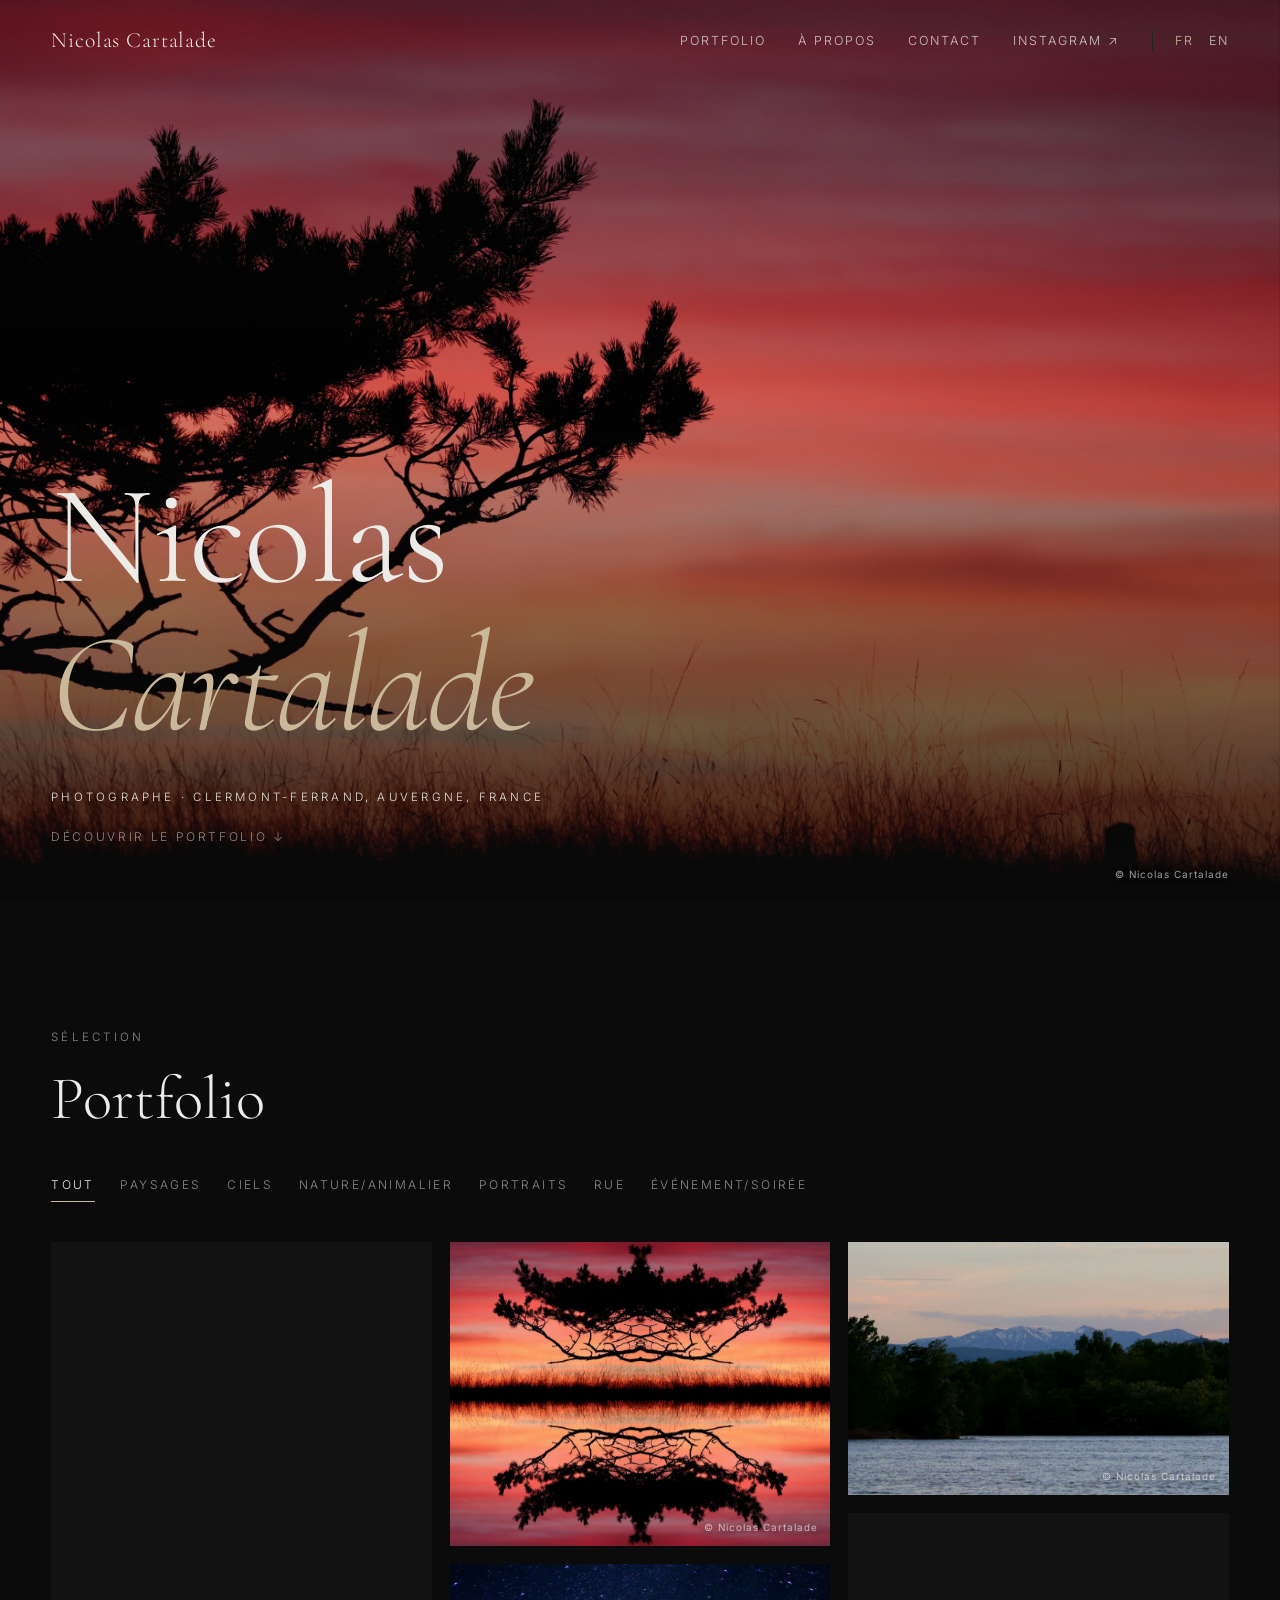
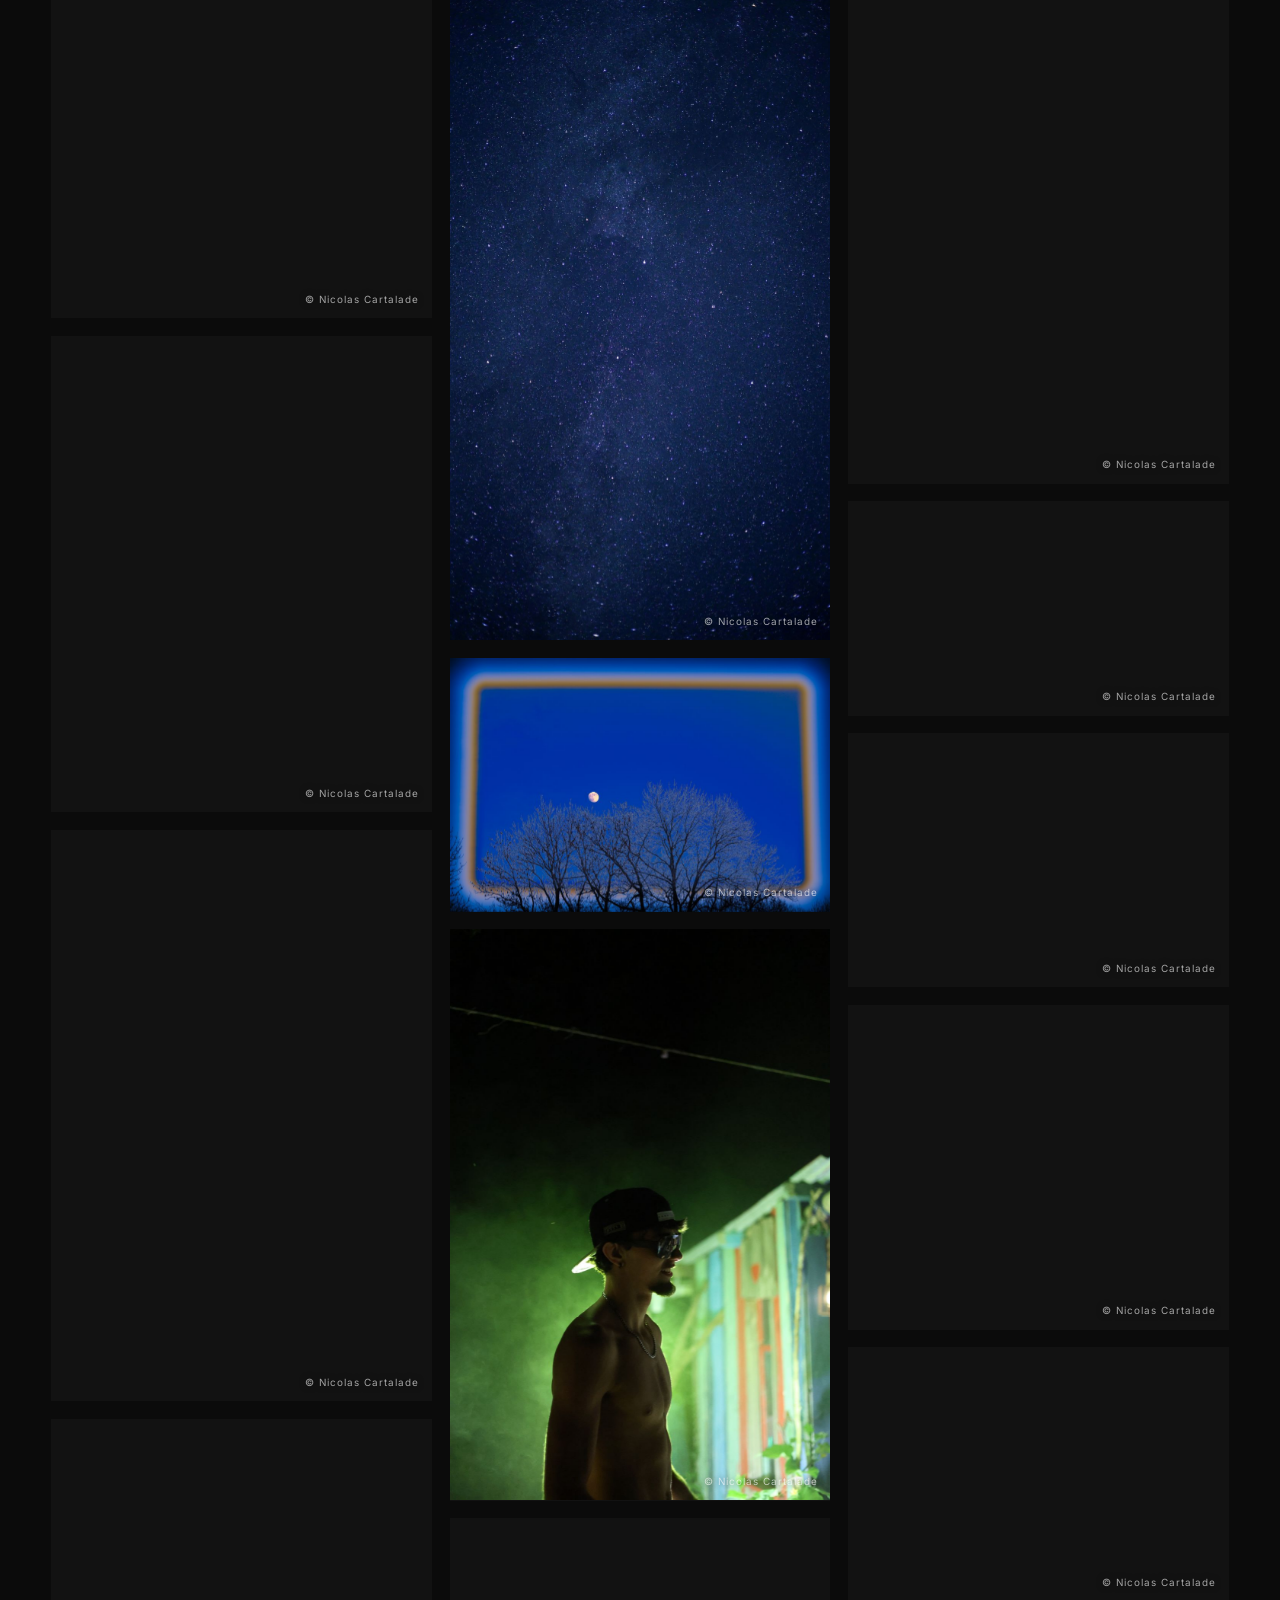
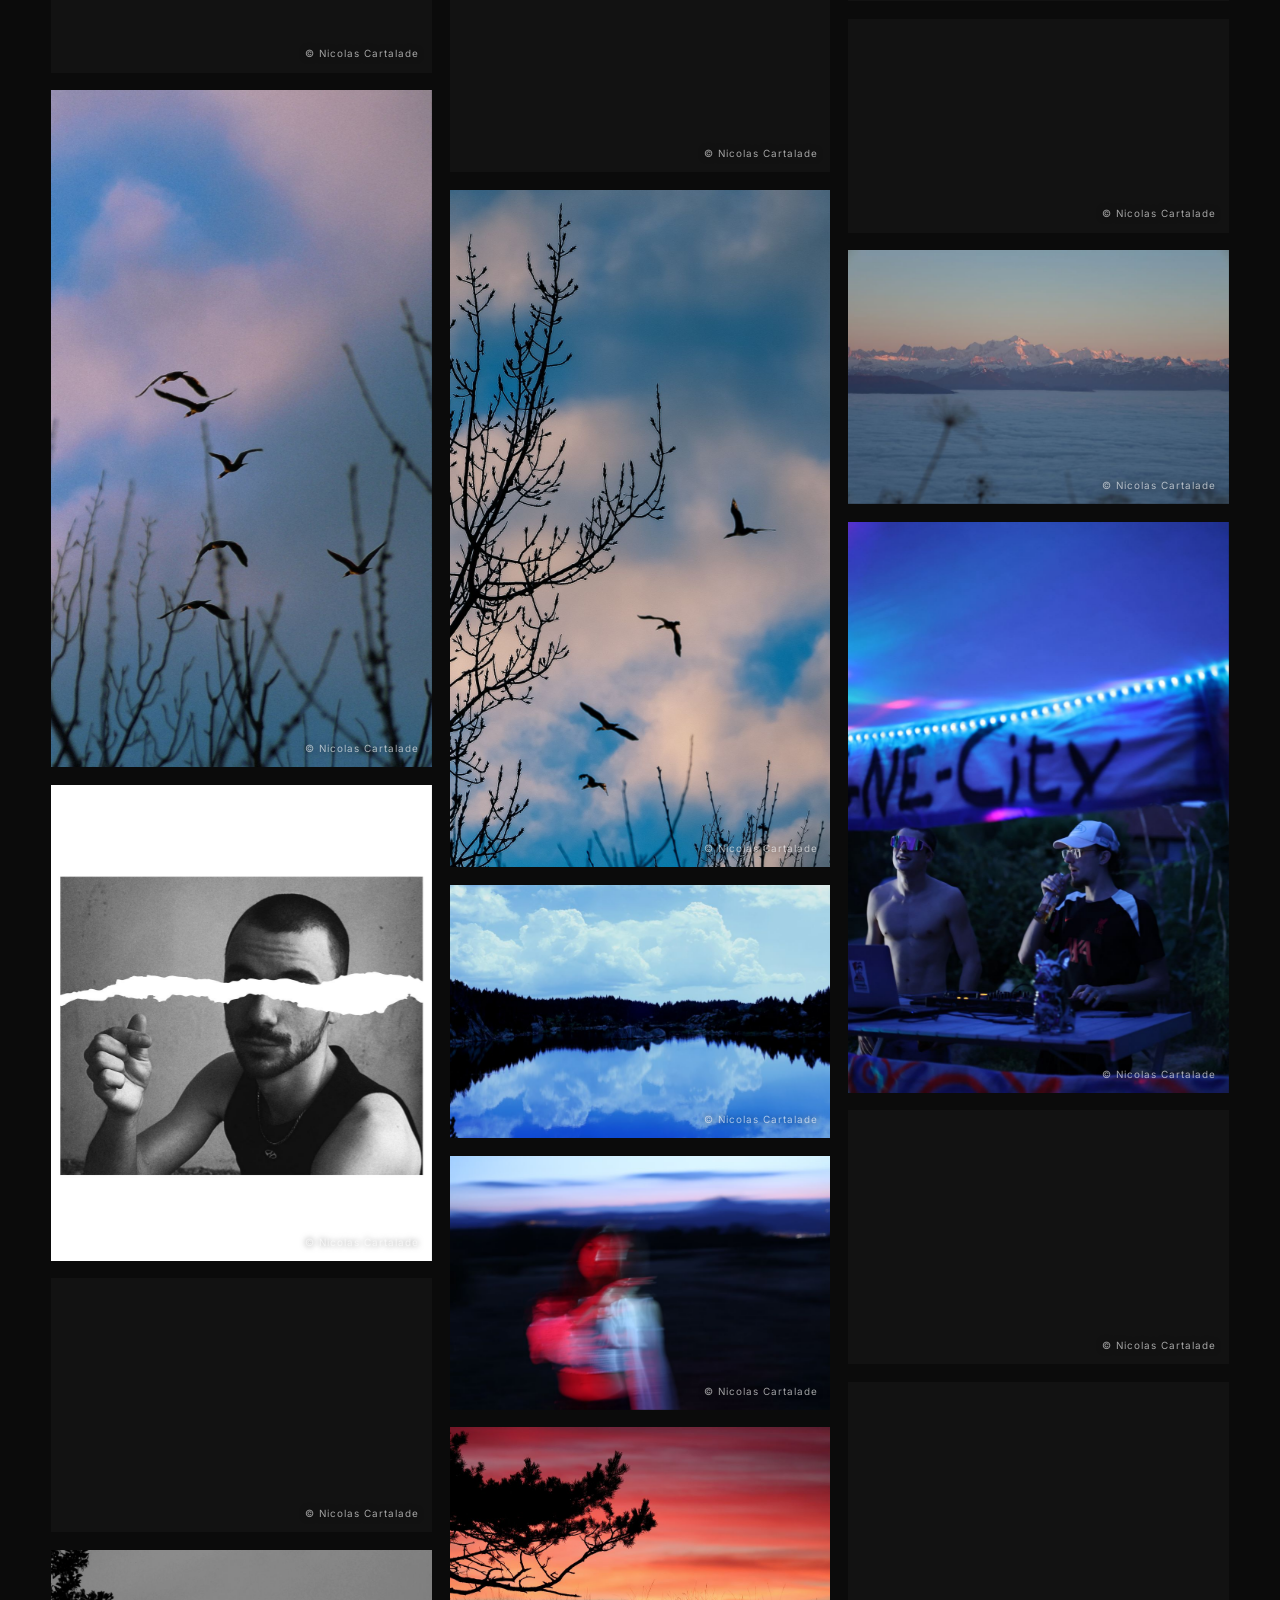
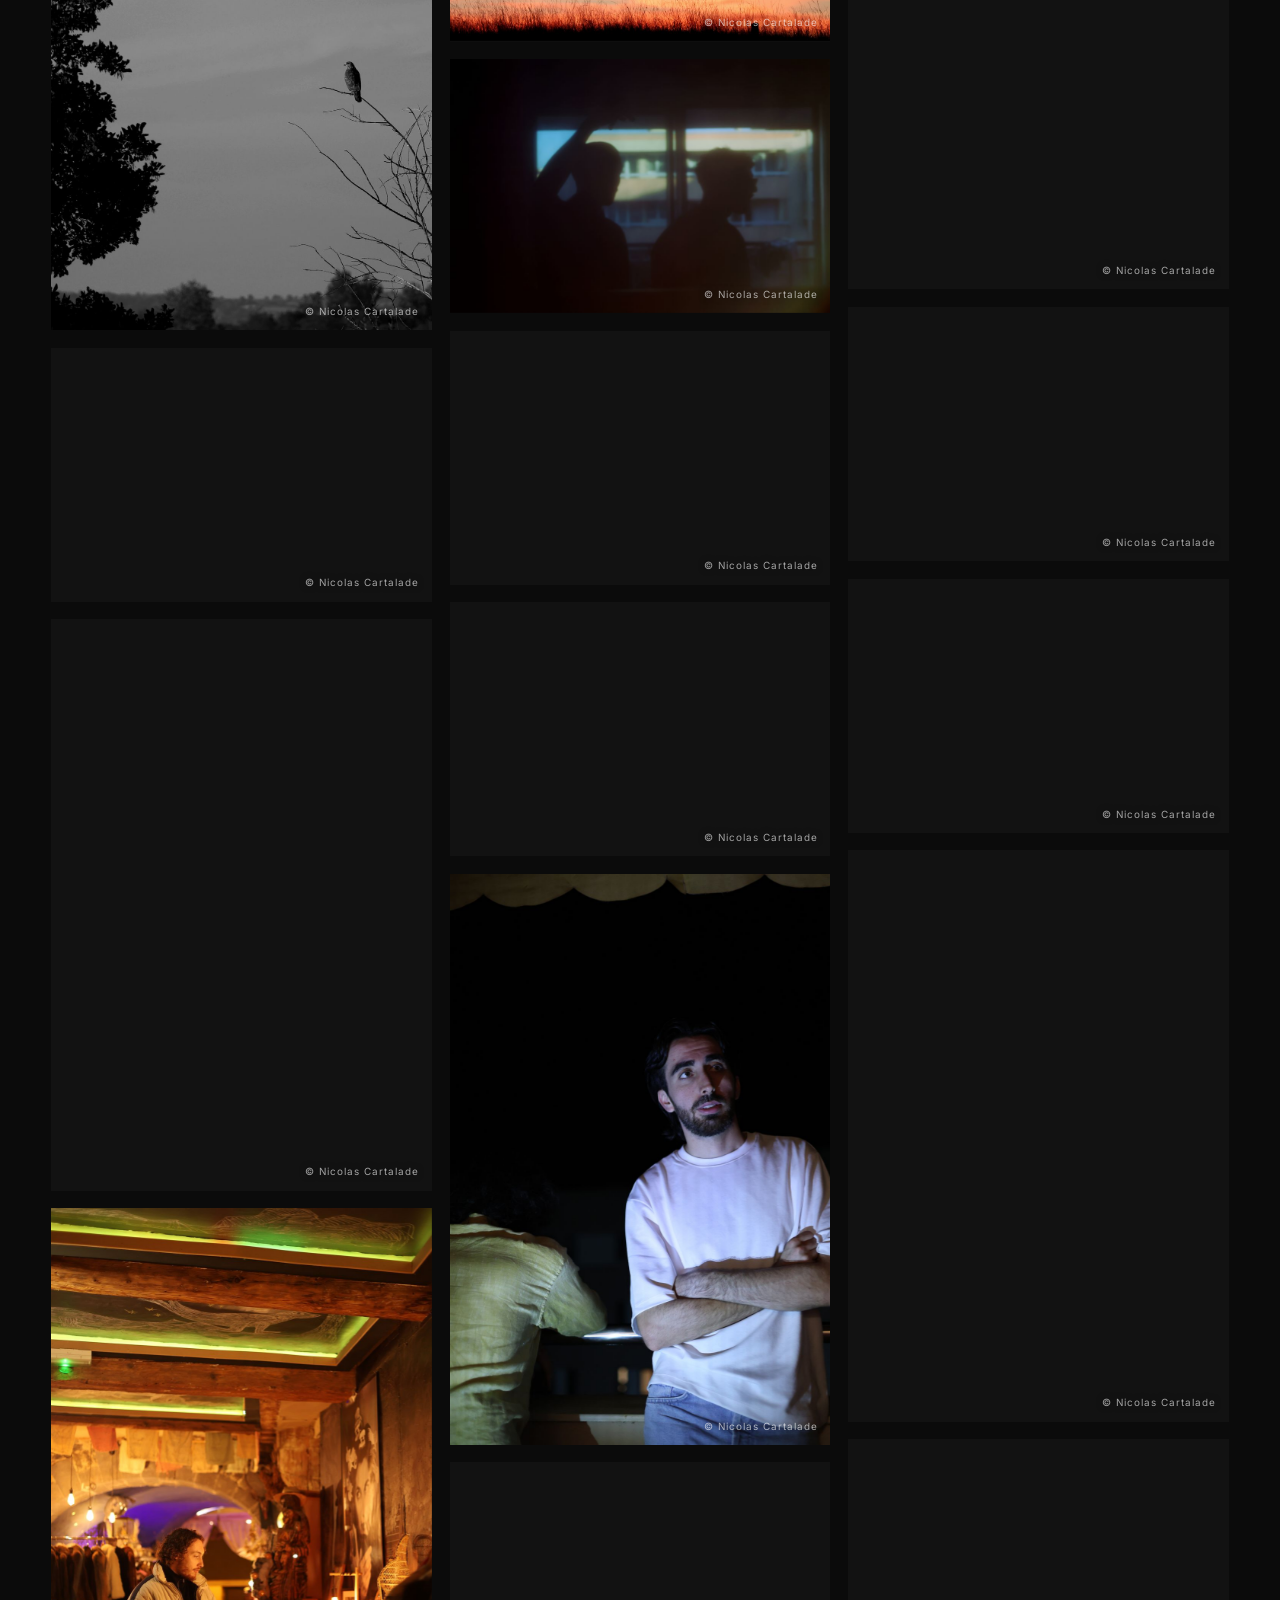
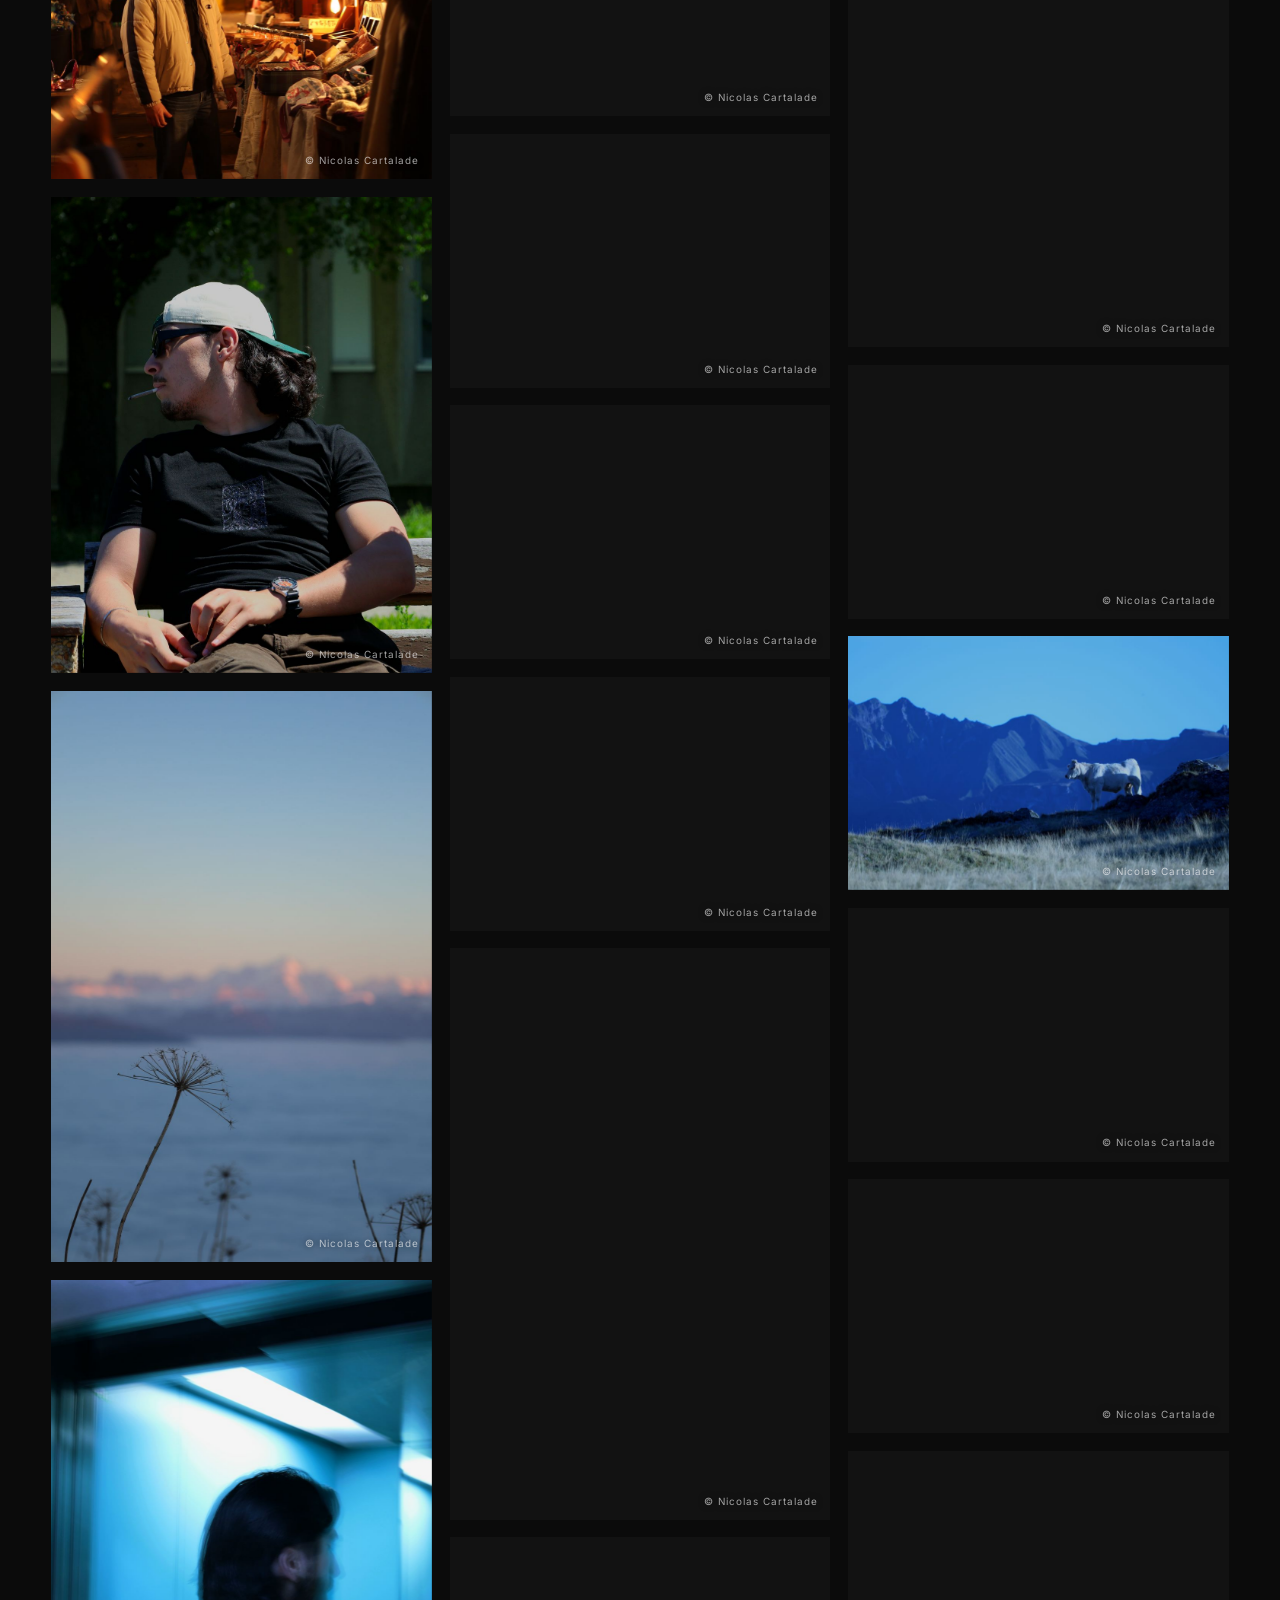
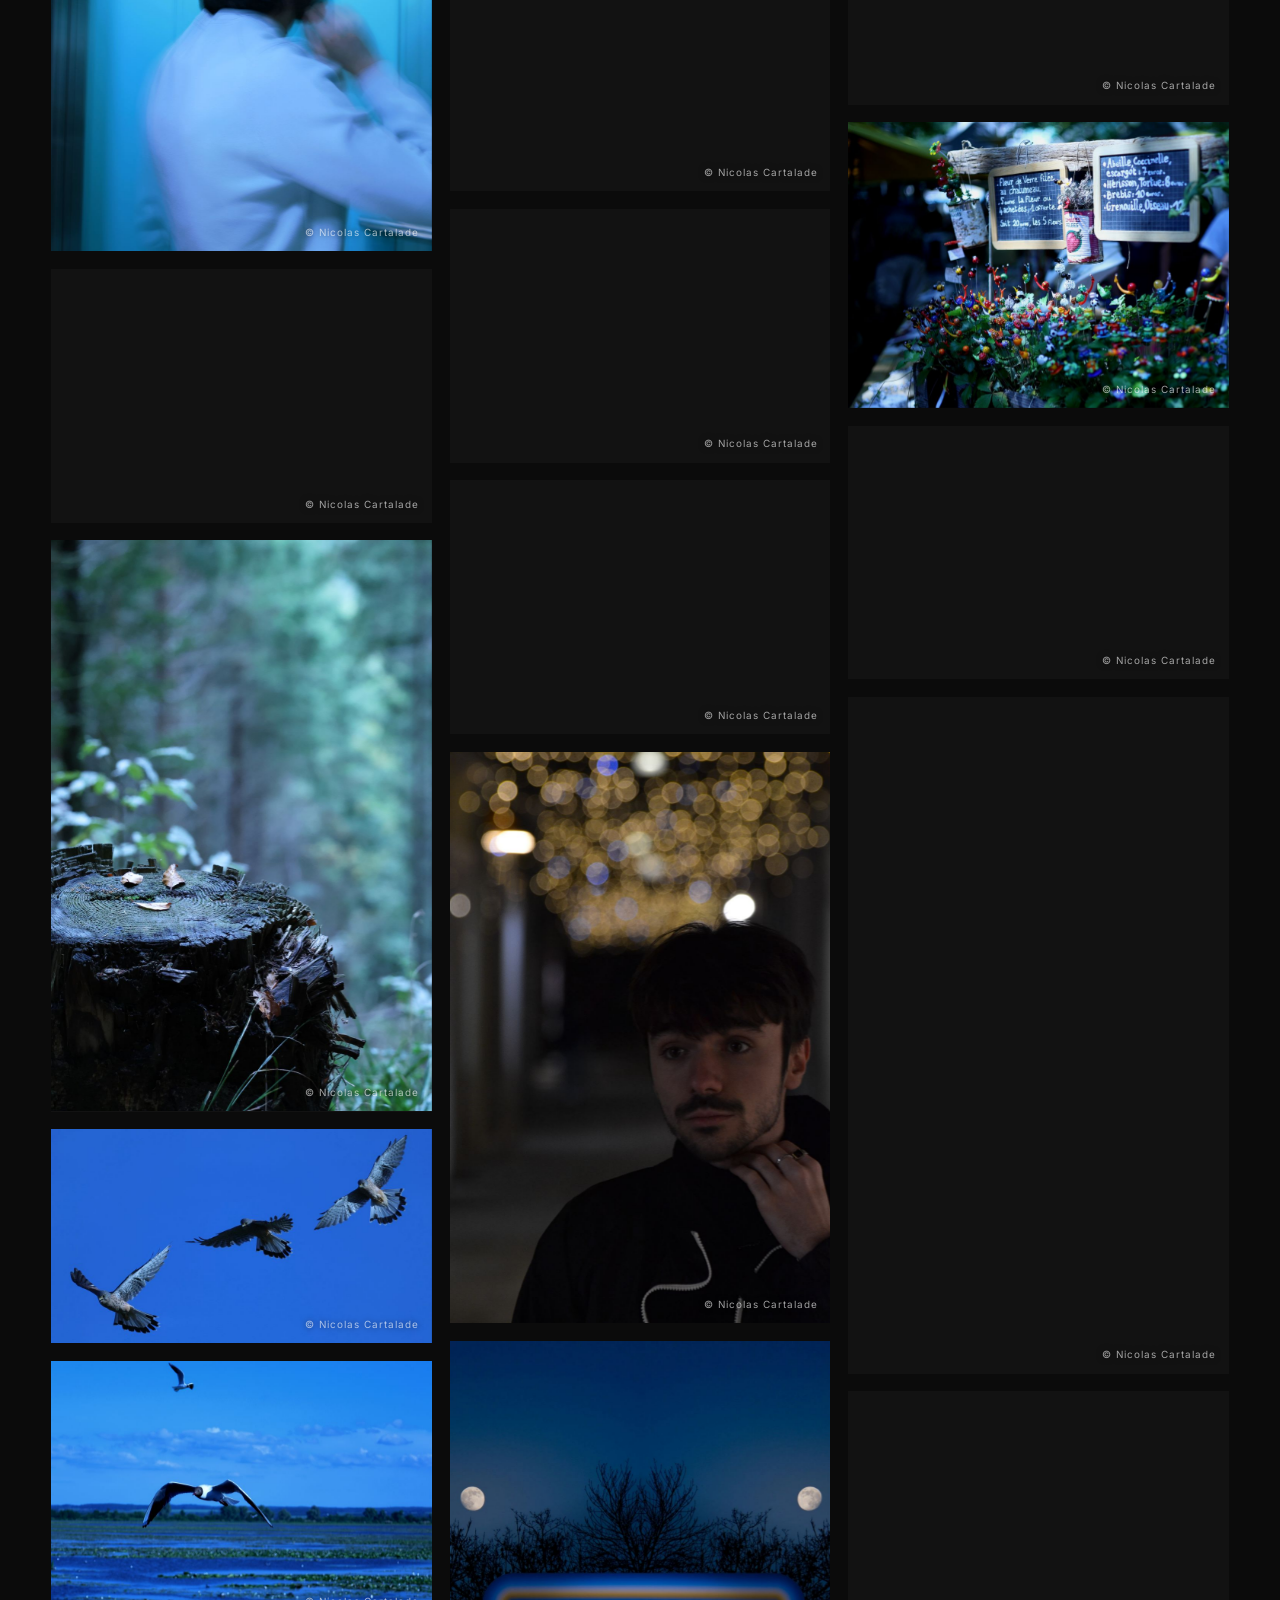
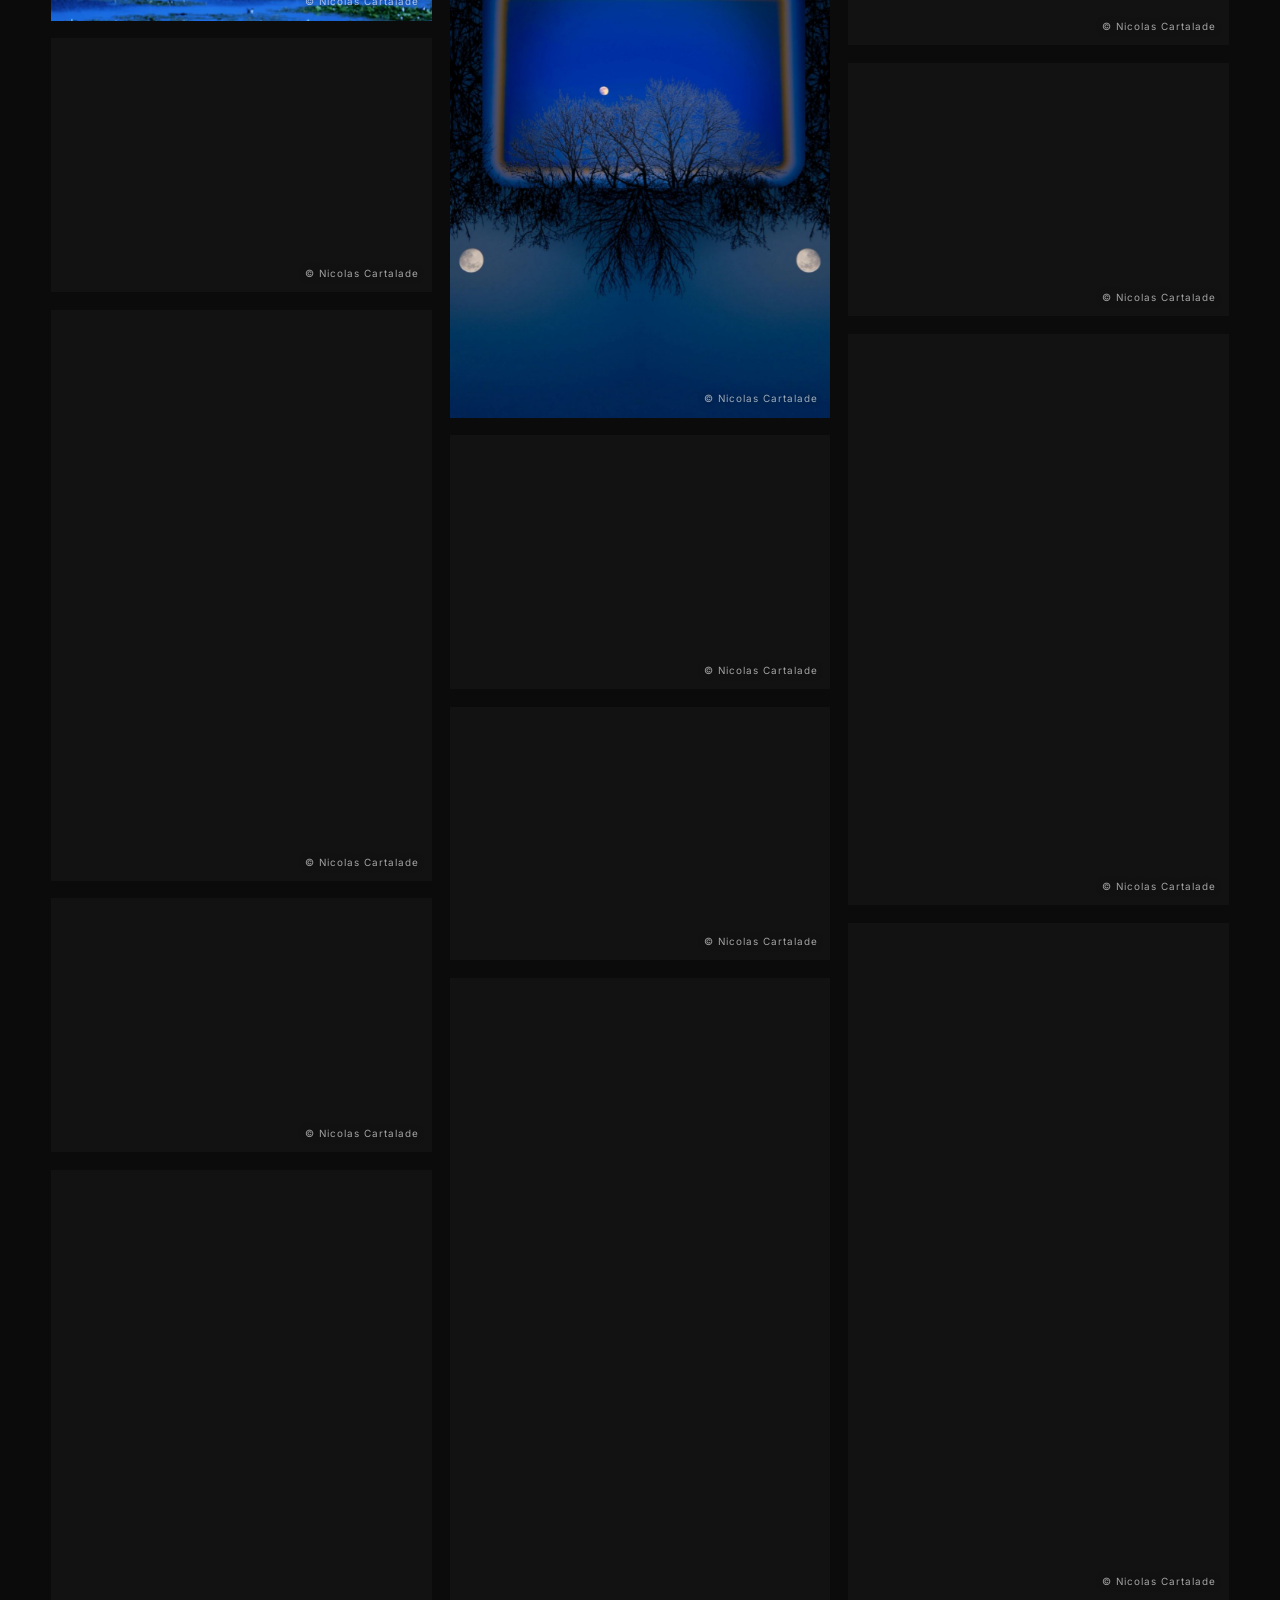
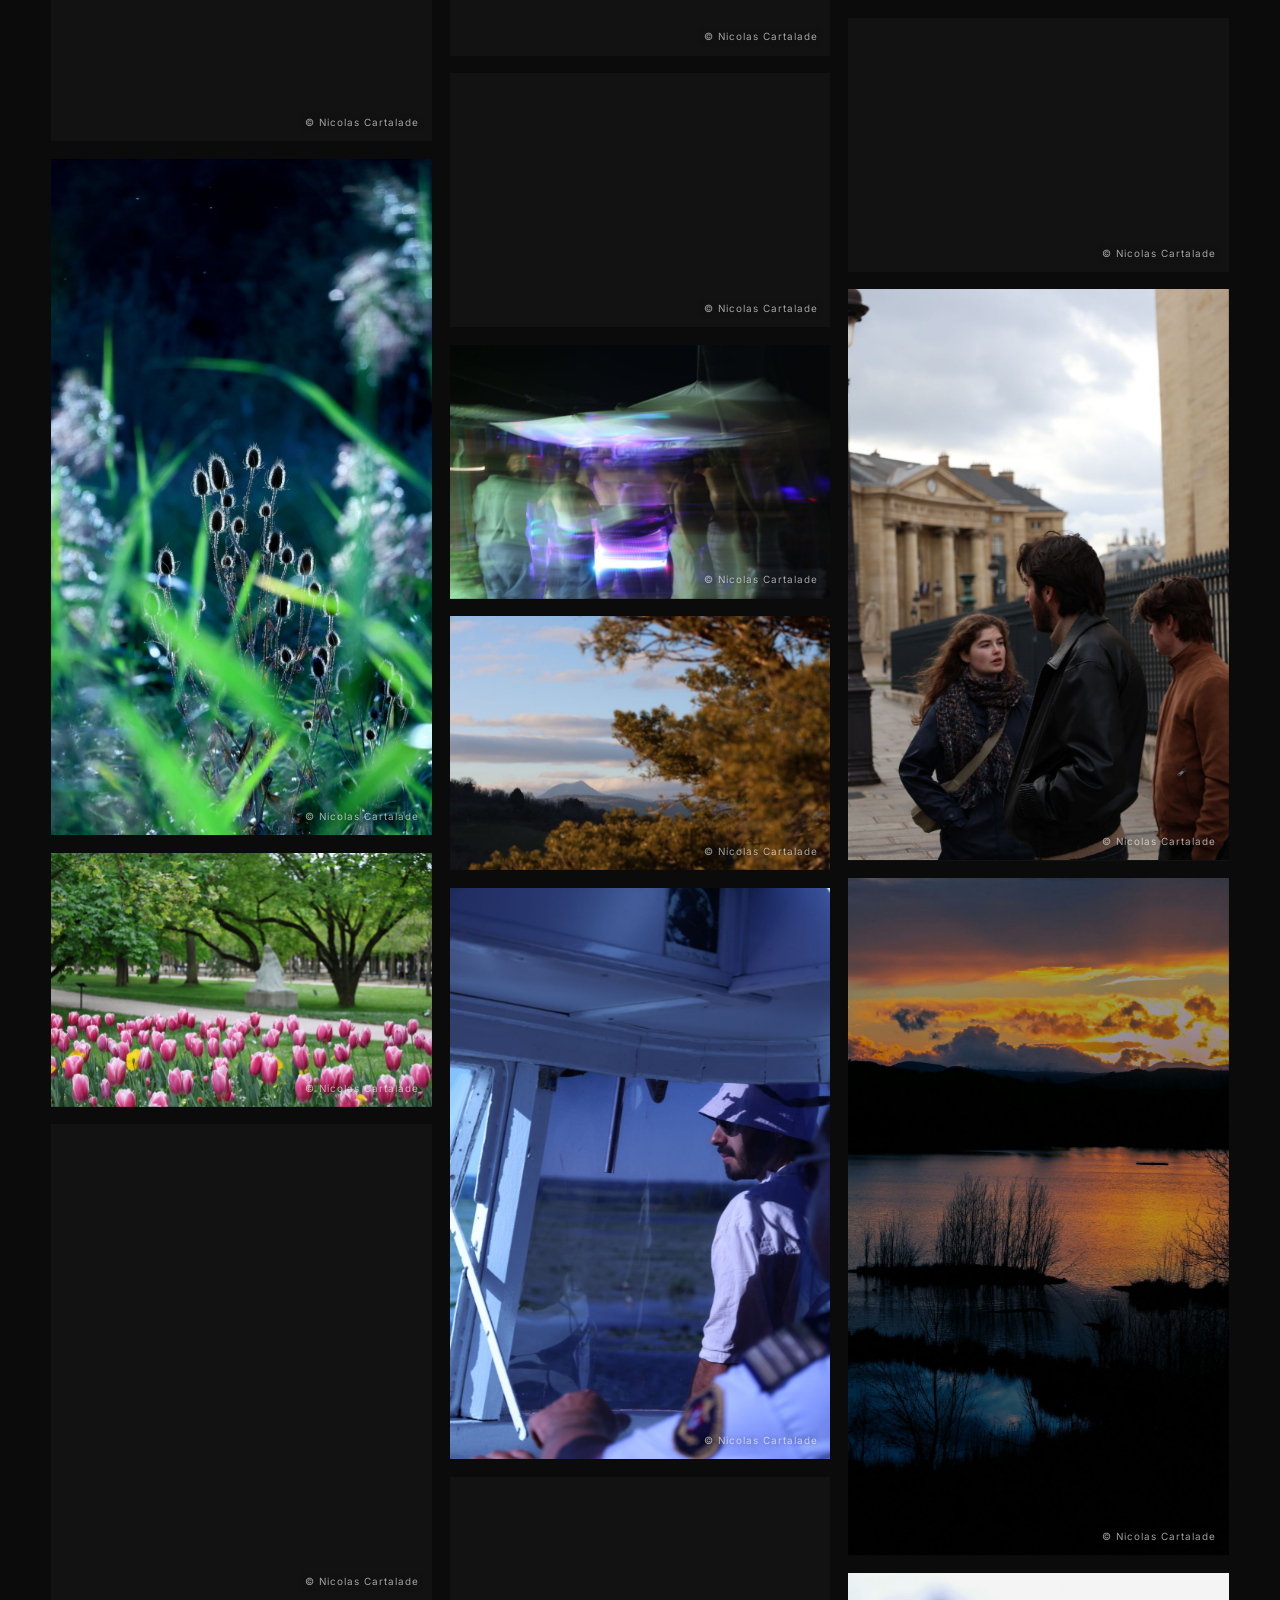
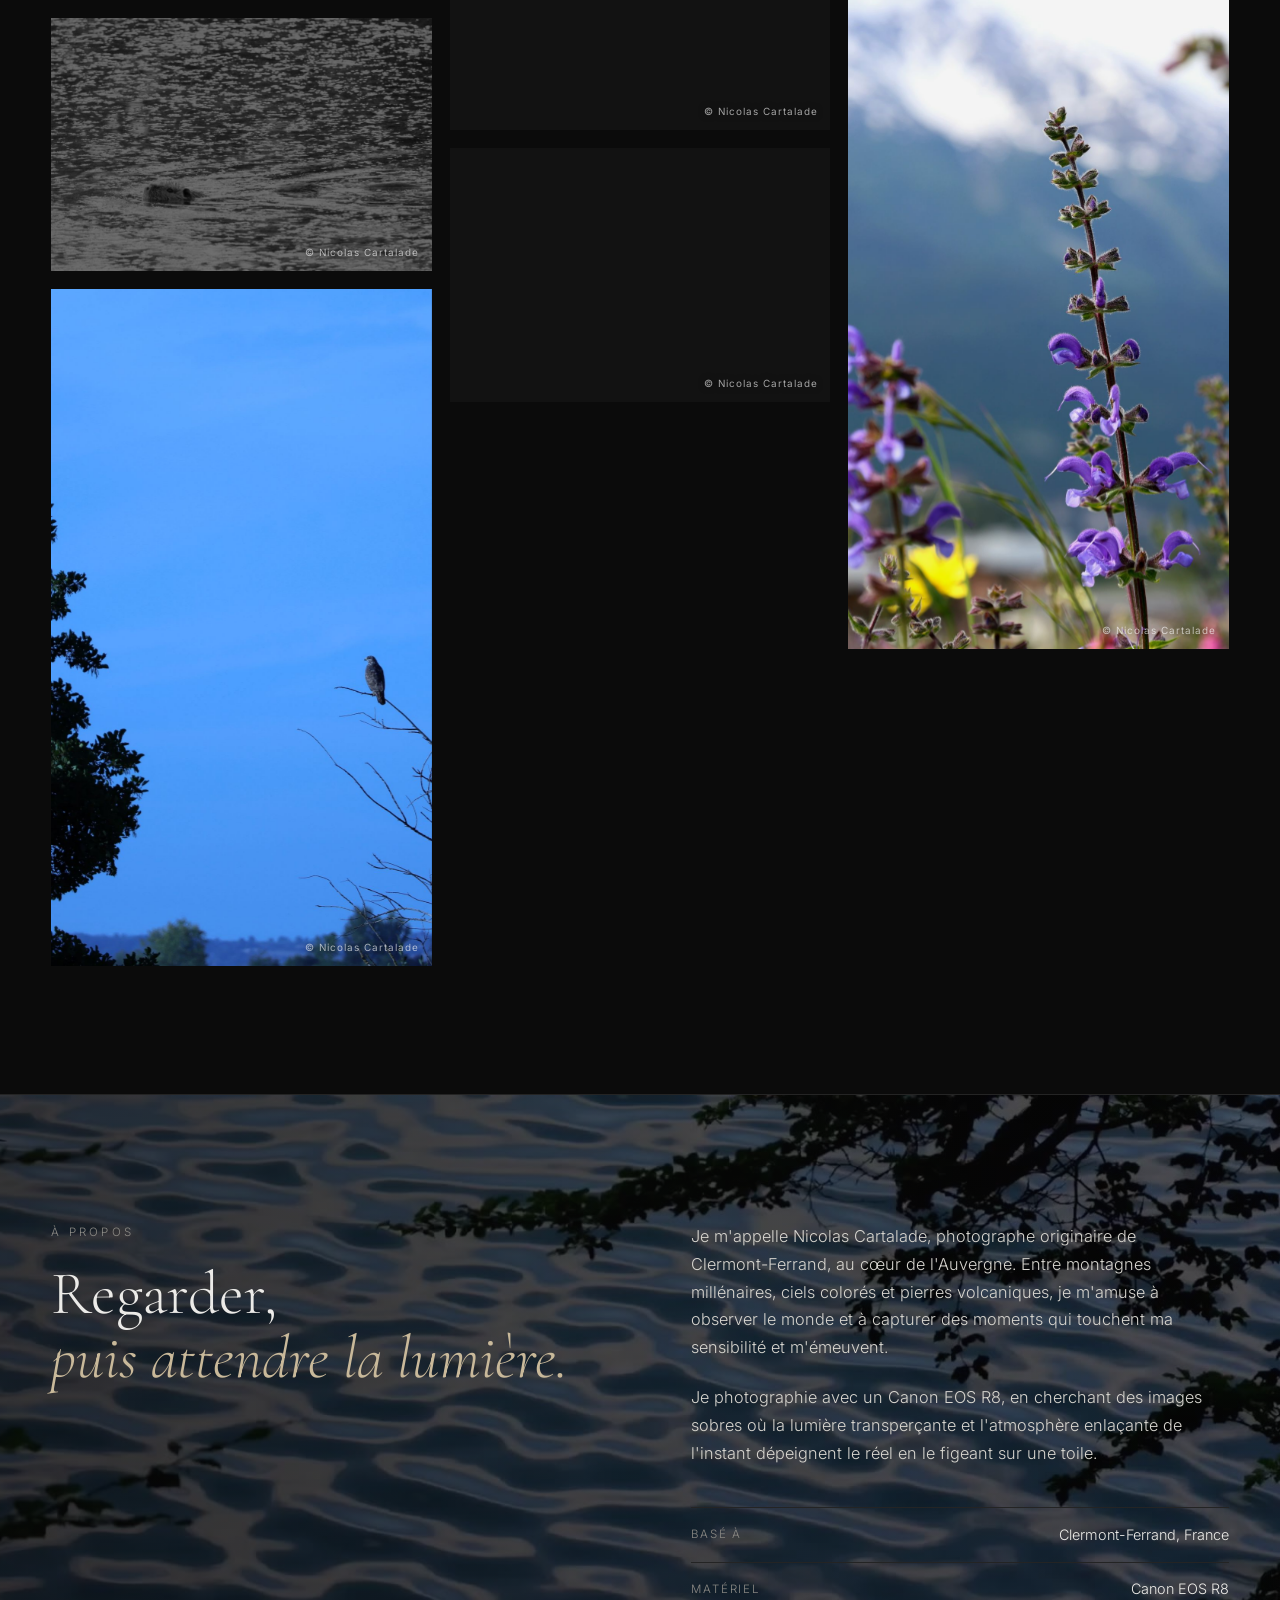
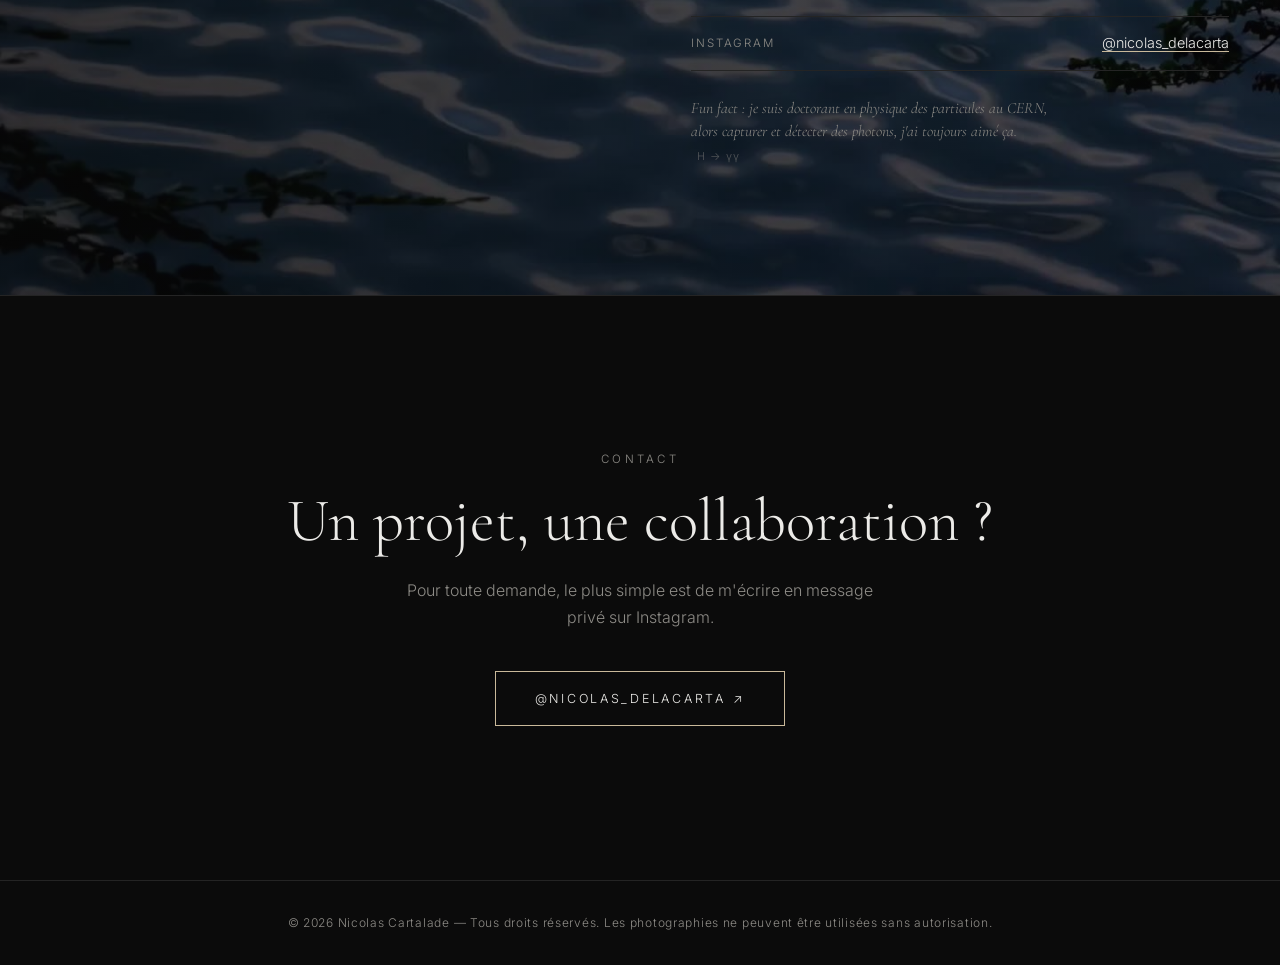
<file: index.html>
<!DOCTYPE html>
<html lang="fr">
<head>
  <meta charset="utf-8">
  <meta name="viewport" content="width=device-width, initial-scale=1">
  <title>Nicolas Cartalade — Photographe · Clermont-Ferrand</title>
  <meta name="description" content="Portfolio de Nicolas Cartalade, photographe basé à Clermont-Ferrand, en Auvergne. Photographies réalisées au Canon EOS R8.">
  <meta name="author" content="Nicolas Cartalade">
  <meta name="google-site-verification" content="XUan2F2ObWwNL4P-rXEk6kCsHaj9L9NRPc9Z0YMcqzI" />
  <link rel="canonical" href="https://nicolascartalade.github.io/Le_Livre/">
  <link rel="alternate" hreflang="fr" href="https://nicolascartalade.github.io/Le_Livre/">
  <link rel="alternate" hreflang="en" href="https://nicolascartalade.github.io/Le_Livre/en/">
  <link rel="alternate" hreflang="x-default" href="https://nicolascartalade.github.io/Le_Livre/">
  <link rel="icon" href="icons/favicon.ico" sizes="48x48">
  <link rel="icon" type="image/png" sizes="48x48" href="icons/favicon-48.png">
  <link rel="icon" type="image/png" sizes="96x96" href="icons/favicon-96.png">
  <link rel="icon" type="image/png" sizes="192x192" href="icons/favicon-192.png">
  <link rel="apple-touch-icon" href="icons/apple-touch-icon.png">
  <meta property="og:site_name" content="Nicolas Cartalade">
  <meta property="og:url" content="https://nicolascartalade.github.io/Le_Livre/">
  <meta property="og:image" content="https://nicolascartalade.github.io/Le_Livre/icons/og-image.jpg">
  <meta name="twitter:card" content="summary_large_image">
  <script type="application/ld+json">{"@context":"https://schema.org","@type":"WebSite","name":"Nicolas Cartalade","alternateName":"Nicolas Cartalade Photographe","url":"https://nicolascartalade.github.io/Le_Livre/"}</script>
  <meta property="og:title" content="Nicolas Cartalade — Photographe">
  <meta property="og:description" content="Portfolio photographique · Clermont-Ferrand, Auvergne">
  <meta property="og:type" content="website">
  <meta name="theme-color" content="#0b0b0b">
  <link rel="preconnect" href="https://fonts.googleapis.com">
  <link rel="preconnect" href="https://fonts.gstatic.com" crossorigin>
  <link href="https://fonts.googleapis.com/css2?family=Cormorant+Garamond:ital,wght@0,300;0,400;0,500;1,300;1,400&family=Inter:wght@300;400;500&display=swap" rel="stylesheet">
  <link rel="stylesheet" href="style.css?v=27">
</head>
<body>

  <header class="site-header" id="header">
    <a href="#top" class="brand">Nicolas Cartalade</a>
    <nav class="nav" aria-label="Navigation principale">
      <a href="#portfolio">Portfolio</a>
      <a href="#about">À propos</a>
      <a href="#contact">Contact</a>
      <a href="https://www.instagram.com/nicolas_delacarta/" target="_blank" rel="noopener" class="nav-insta" aria-label="Instagram">Instagram ↗</a>
      <span class="lang" role="group" aria-label="Langue"><a href="./" lang="fr" aria-current="true">FR</a><a href="en/" lang="en" hreflang="en" aria-label="English version">EN</a></span>
    </nav>
  </header>

  <main id="top">

    <section class="hero" id="hero">
      <div class="hero-bg" id="heroBg"></div>
      <div class="hero-overlay"></div>
      <div class="hero-content">
        <h1>Nicolas<br><em>Cartalade</em></h1>
        <p class="eyebrow hero-tag">Photographe · Clermont-Ferrand, Auvergne, France</p>
        <a href="#portfolio" class="scroll-cue">Découvrir le portfolio <span aria-hidden="true">↓</span></a>
      </div>
    </section>

    <section class="portfolio" id="portfolio">
      <div class="section-head">
        <p class="eyebrow">Sélection</p>
        <h2>Portfolio</h2>
      </div>
      <div class="filters" id="filters" aria-label="Filtres par catégorie"></div>
      <div class="gallery" id="gallery"></div>
    </section>

    <section class="about" id="about">
      <div class="about-media" aria-hidden="true">
        <video autoplay muted loop playsinline preload="metadata" poster="video/boucle-poster.jpg">
          <source src="video/boucle.mp4" type="video/mp4">
        </video>
      </div>
      <div class="about-shade"></div>
      <div class="about-inner">
        <div class="about-title">
          <p class="eyebrow">À propos</p>
          <h2>Regarder,<br><em>puis attendre la lumière.</em></h2>
        </div>
        <div class="about-text">
          <p>Je m'appelle Nicolas Cartalade, photographe originaire de Clermont-Ferrand, au cœur de l'Auvergne. Entre montagnes millénaires, ciels colorés et pierres volcaniques, je m'amuse à observer le monde et à capturer des moments qui touchent ma sensibilité et m'émeuvent.</p>
          <p>Je photographie avec un Canon EOS R8, en cherchant des images sobres où la lumière transperçante et l'atmosphère enlaçante de l'instant dépeignent le réel en le figeant sur une toile.</p>
          <dl class="facts">
            <div><dt>Basé à</dt><dd>Clermont-Ferrand, France</dd></div>
            <div><dt>Matériel</dt><dd>Canon EOS R8</dd></div>
            <div><dt>Instagram</dt><dd><a href="https://www.instagram.com/nicolas_delacarta/" target="_blank" rel="noopener">@nicolas_delacarta</a></dd></div>
          </dl>
          <p class="funfact">Fun fact : je suis doctorant en physique des particules au CERN, alors capturer et détecter des photons, j'ai toujours aimé ça. <span class="hgg" aria-hidden="true">H → γγ</span></p>
        </div>
      </div>
    </section>

    <section class="contact" id="contact">
      <p class="eyebrow">Contact</p>
      <h2>Un projet, une collaboration&nbsp;?</h2>
      <p class="contact-text">Pour toute demande, le plus simple est de m'écrire en message privé sur Instagram.</p>
      <a class="btn" href="https://www.instagram.com/nicolas_delacarta/" target="_blank" rel="noopener">@nicolas_delacarta ↗</a>
    </section>

  </main>

  <footer class="site-footer">
    <p>© <span id="year"></span> Nicolas Cartalade — Tous droits réservés. Les photographies ne peuvent être utilisées sans autorisation.</p>
  </footer>

  <div class="lightbox" id="lightbox" aria-hidden="true" role="dialog" aria-modal="true" aria-label="Visionneuse photo">
    <button class="lb-close" id="lbClose" aria-label="Fermer">✕</button>
    <button class="lb-nav lb-prev" id="lbPrev" aria-label="Photo précédente">←</button>
    <figure class="lb-figure">
      <div class="lb-frame"><img id="lbImg" alt="" draggable="false"><span class="wm" aria-hidden="true">© Nicolas Cartalade</span></div>
      <figcaption id="lbCaption"></figcaption>
    </figure>
    <button class="lb-nav lb-next" id="lbNext" aria-label="Photo suivante">→</button>
  </div>

  <script src="photos.js?v=27"></script>
  <script src="script.js?v=27"></script>
  <script data-goatcounter="https://blueskyll.goatcounter.com/count" async src="https://gc.zgo.at/count.js"></script>
</body>
</html>
</file>
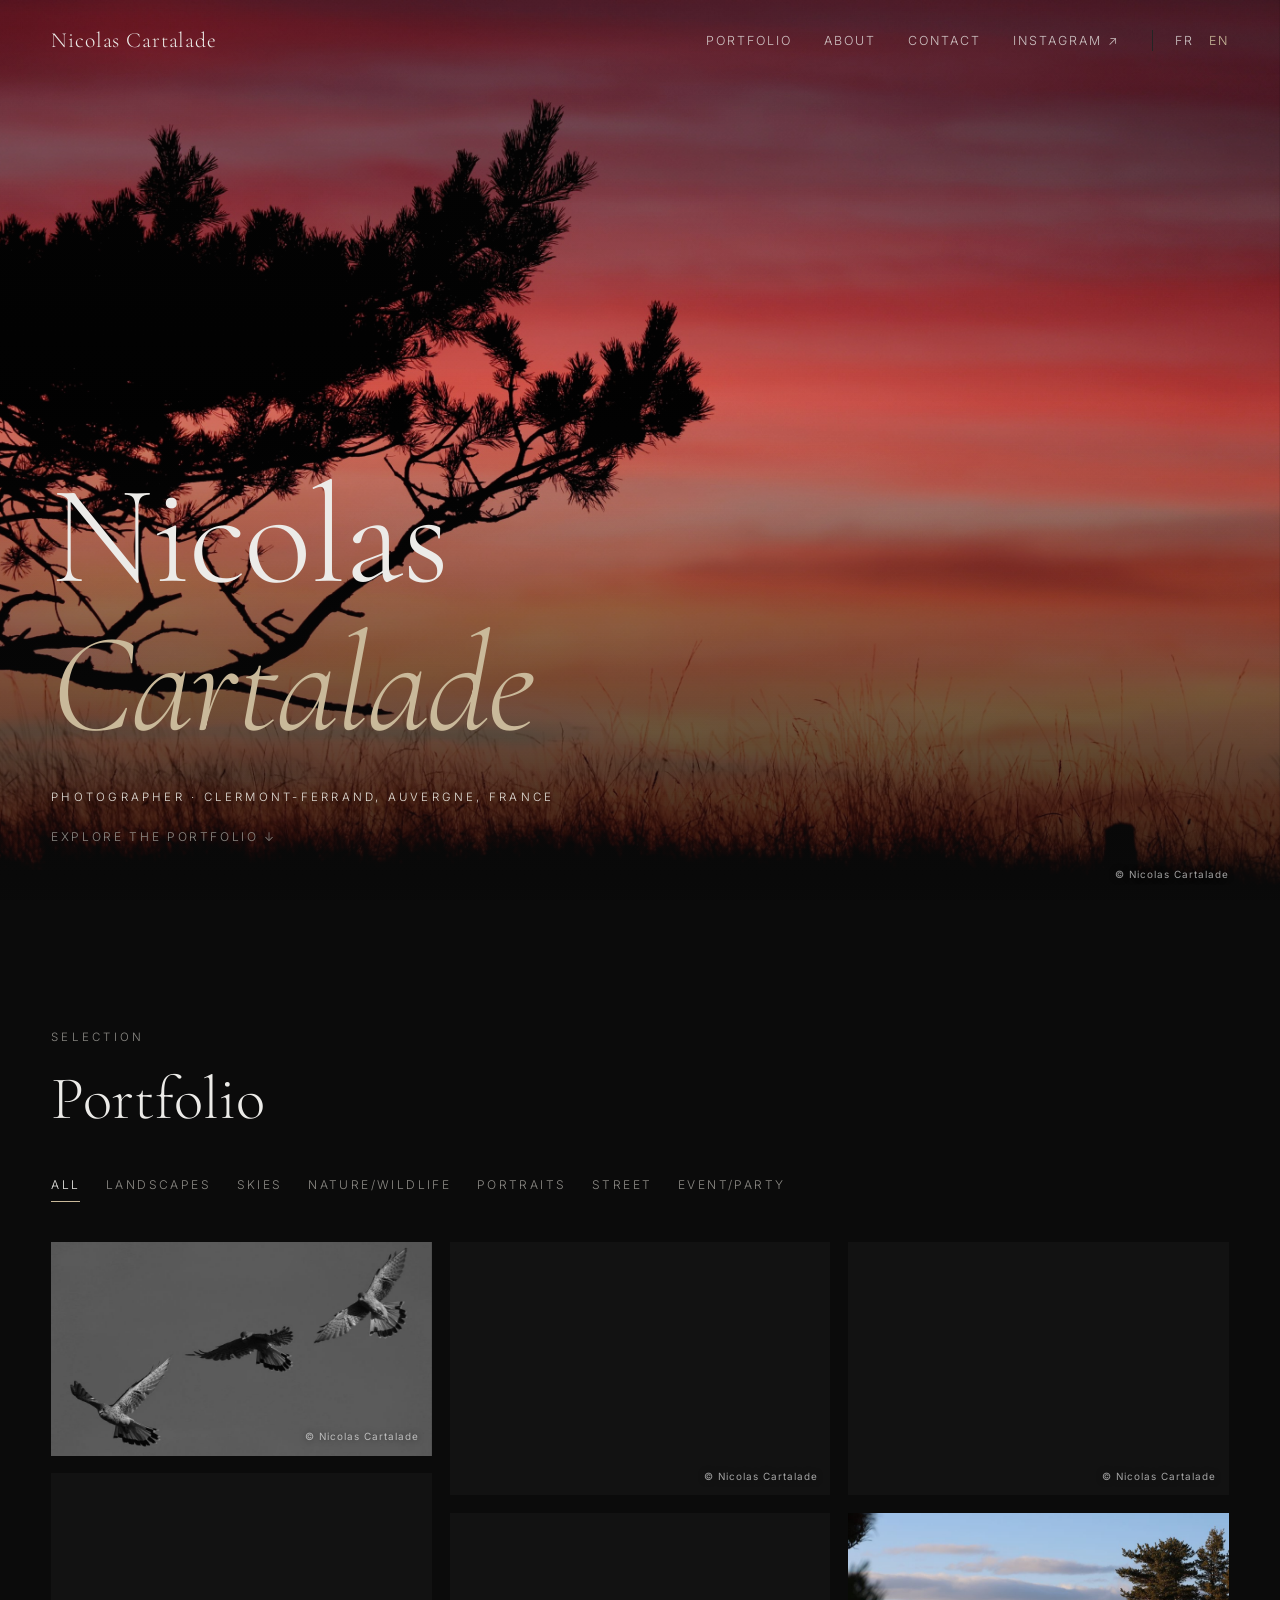
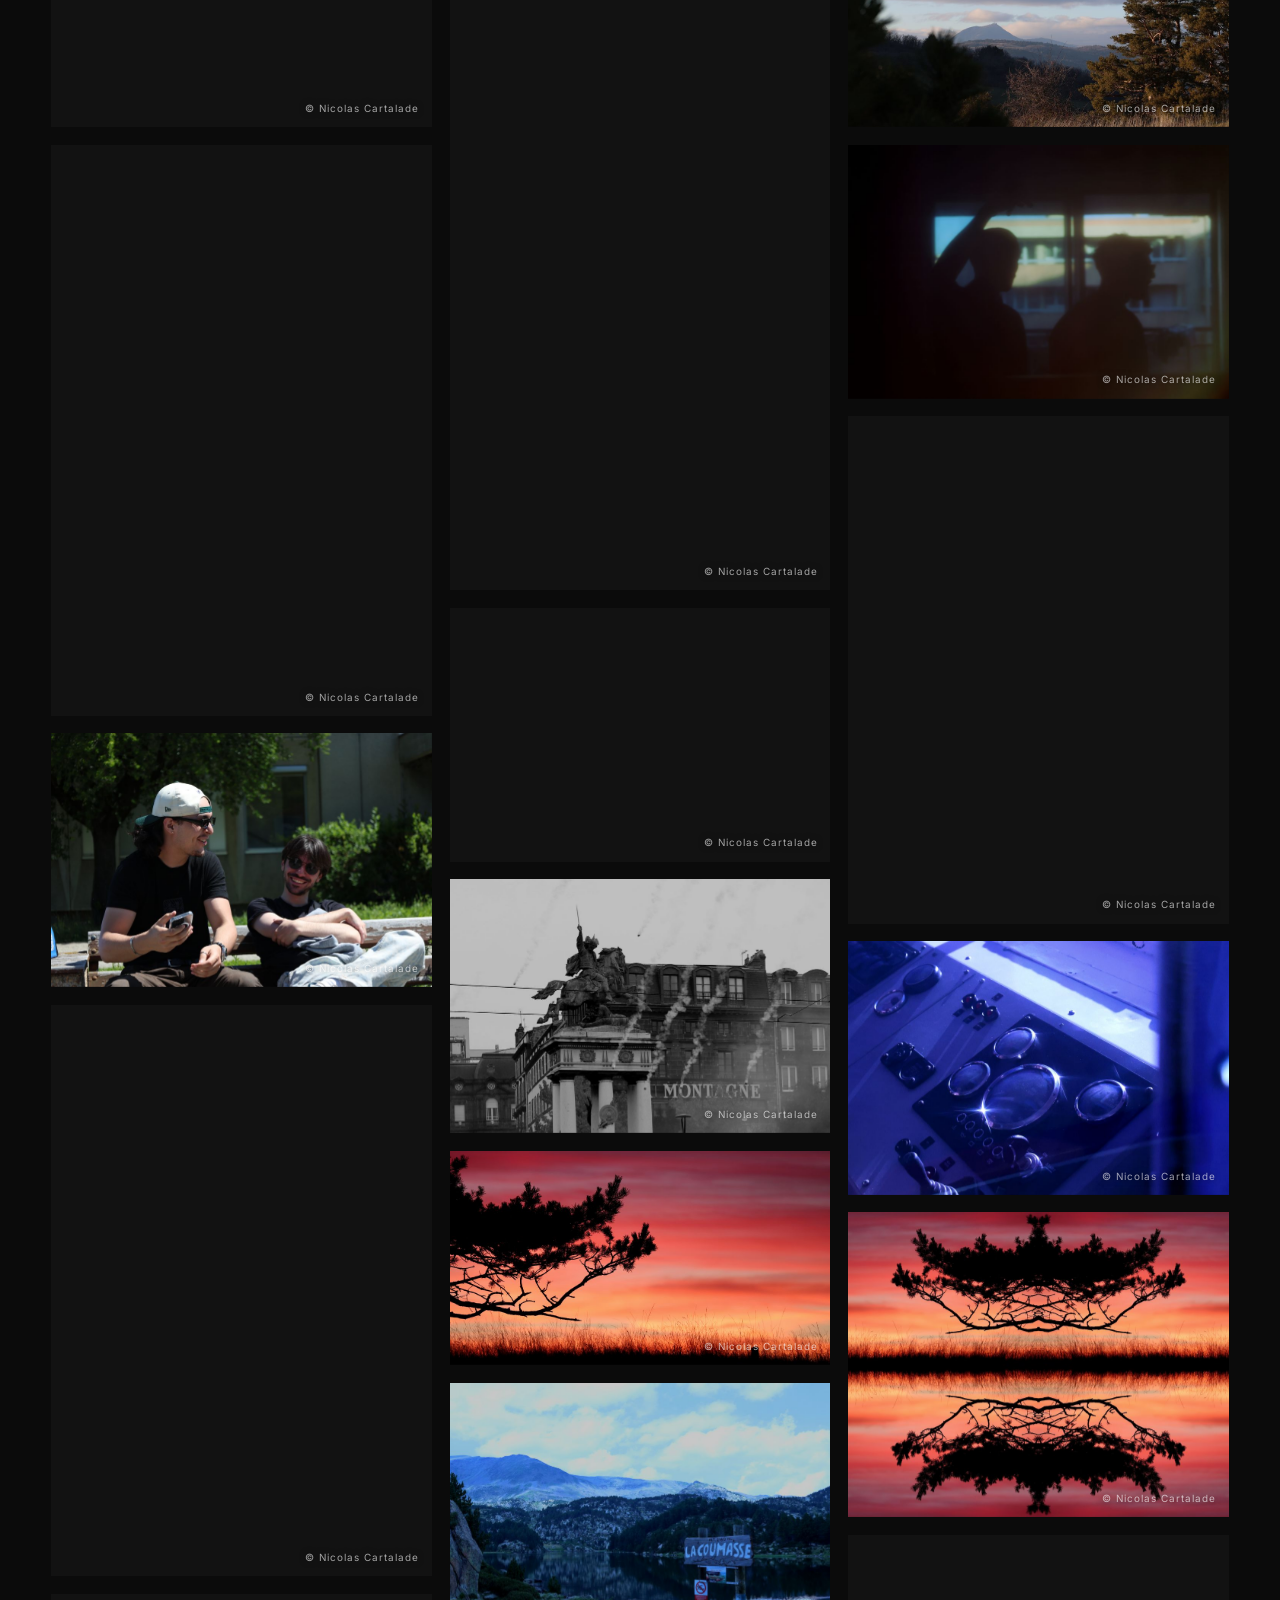
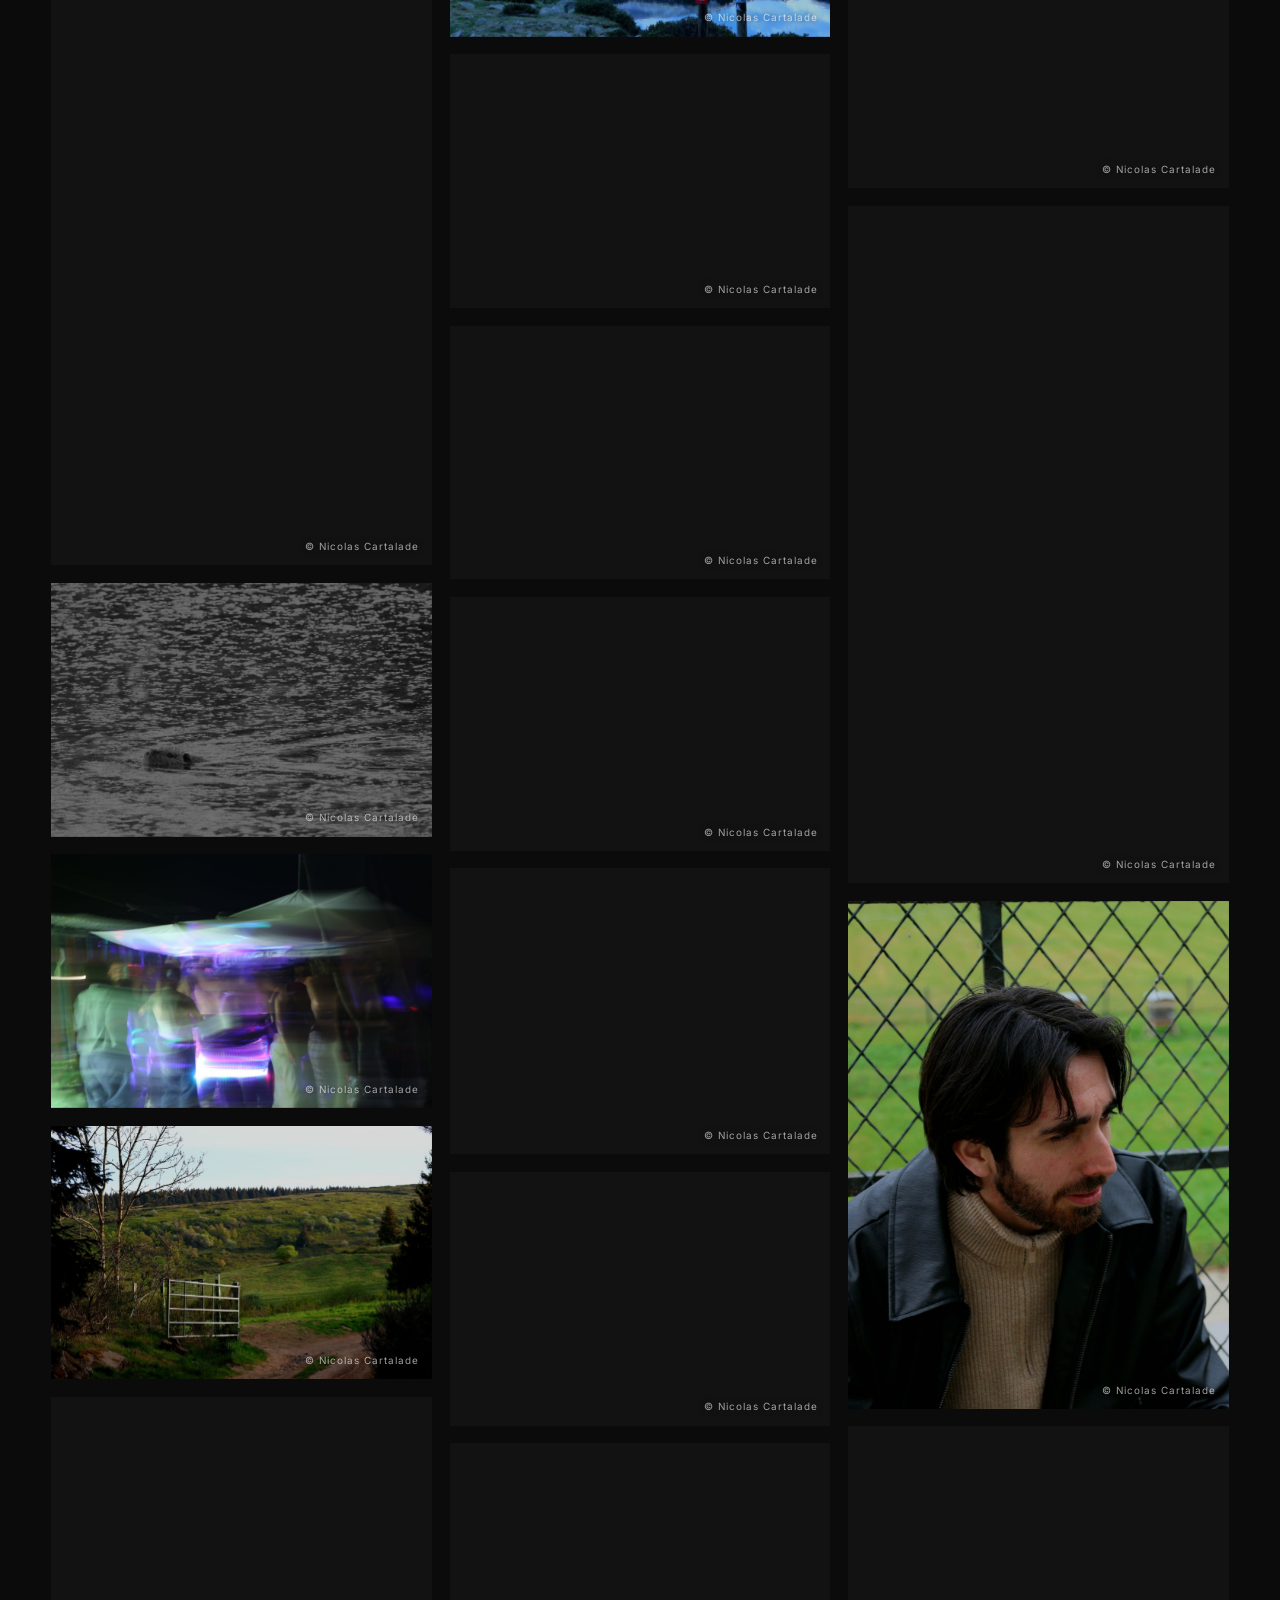
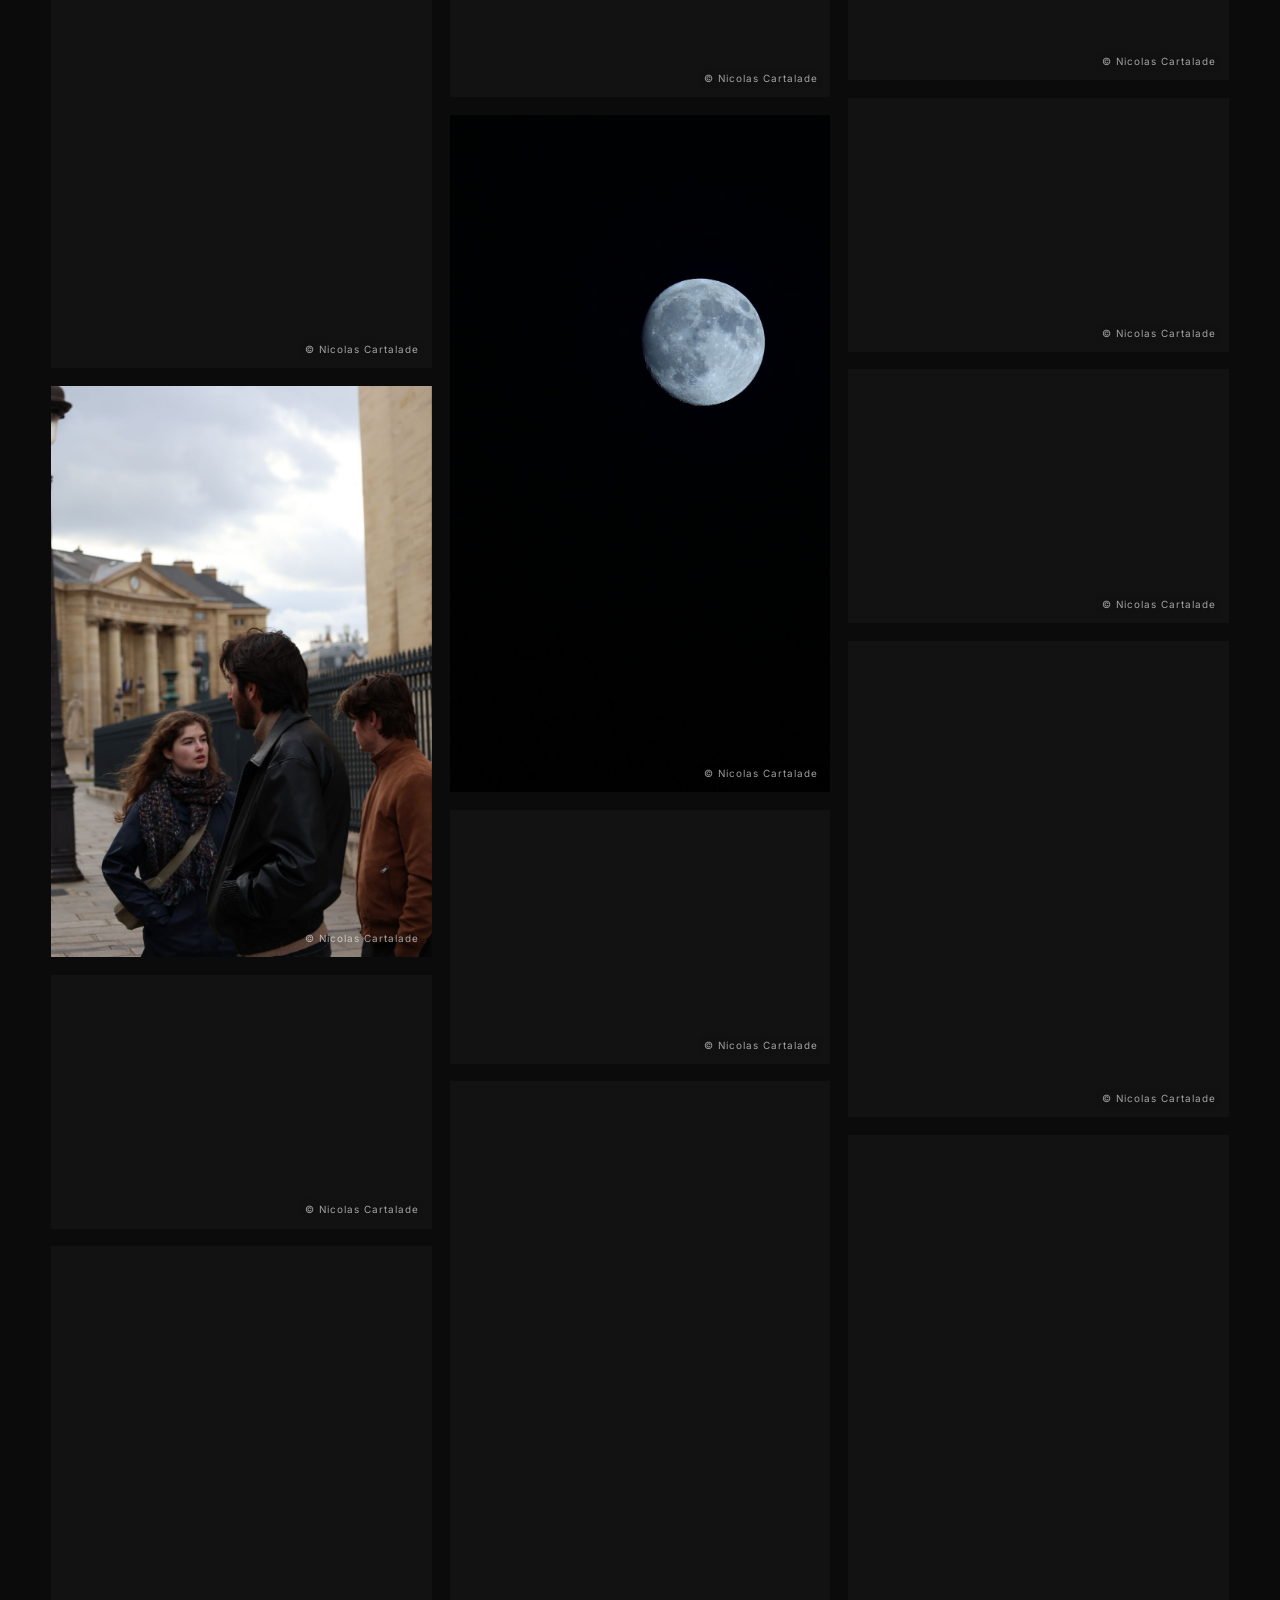
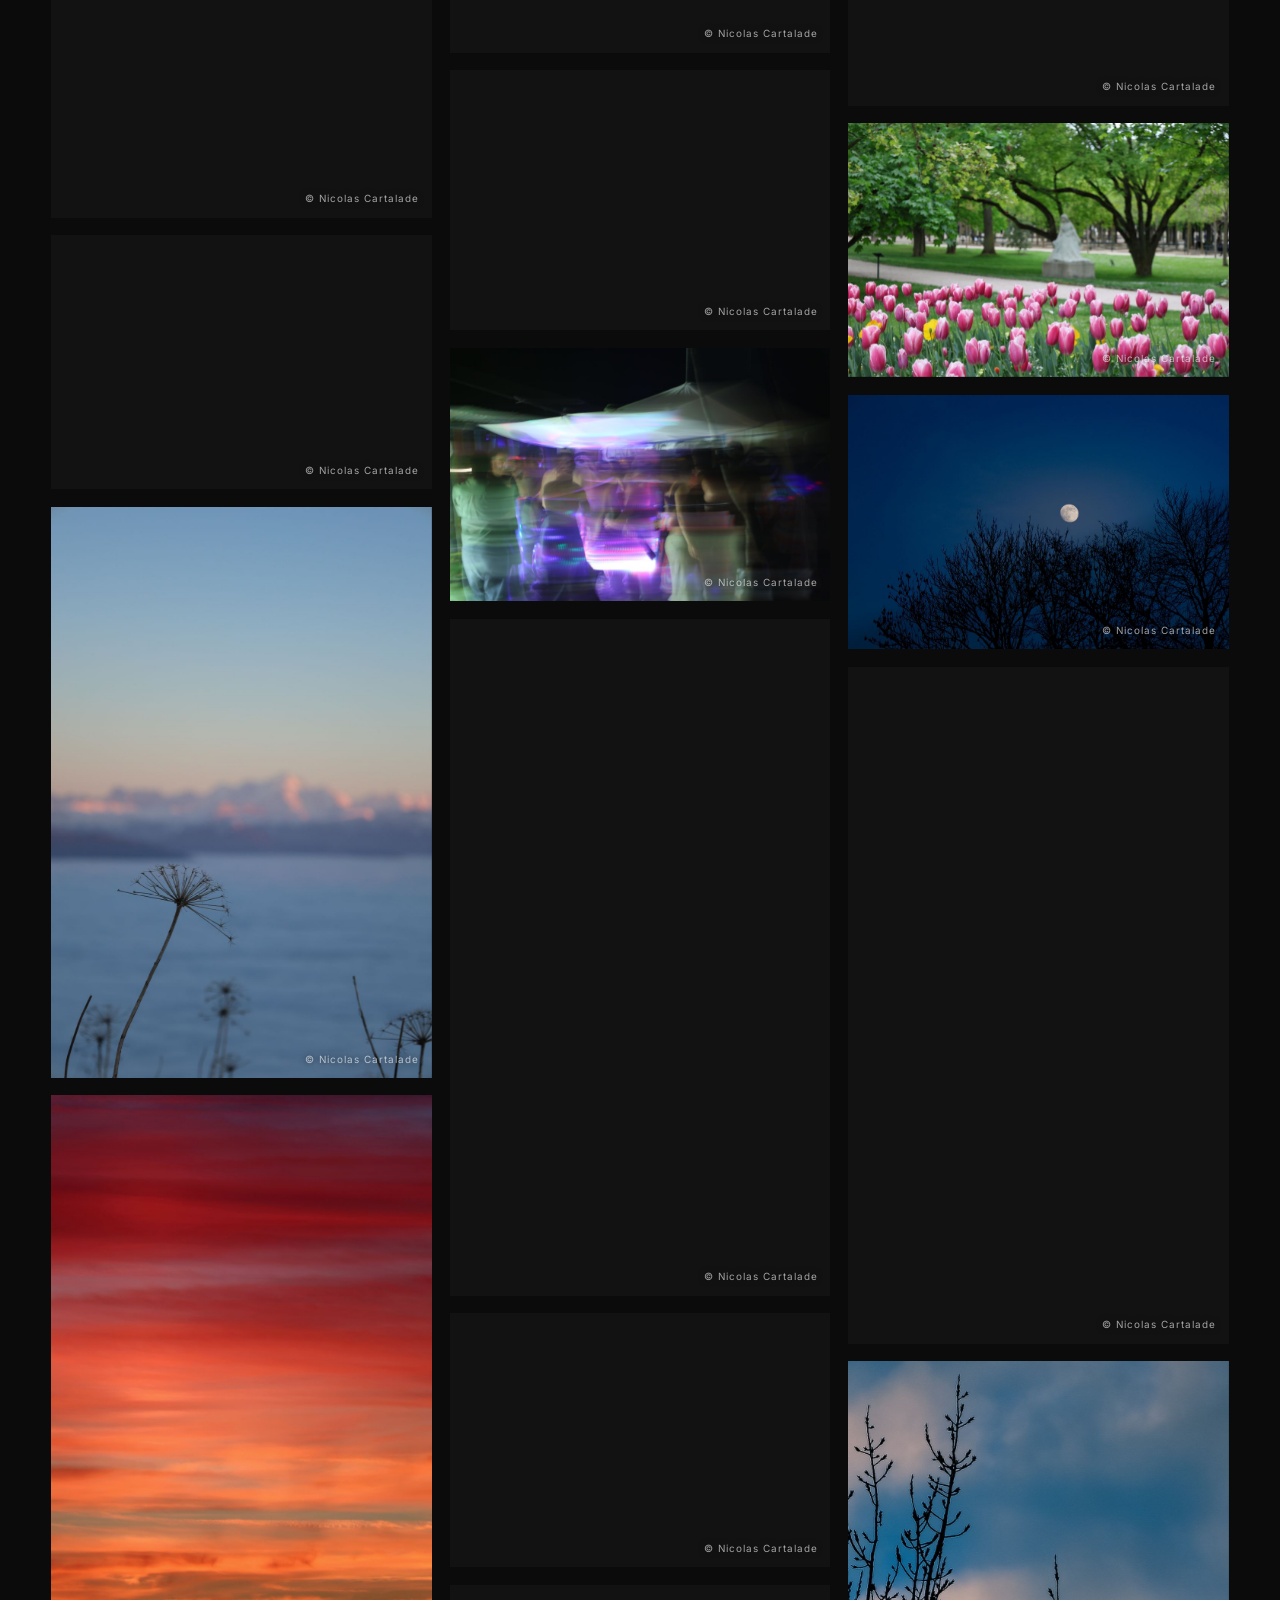
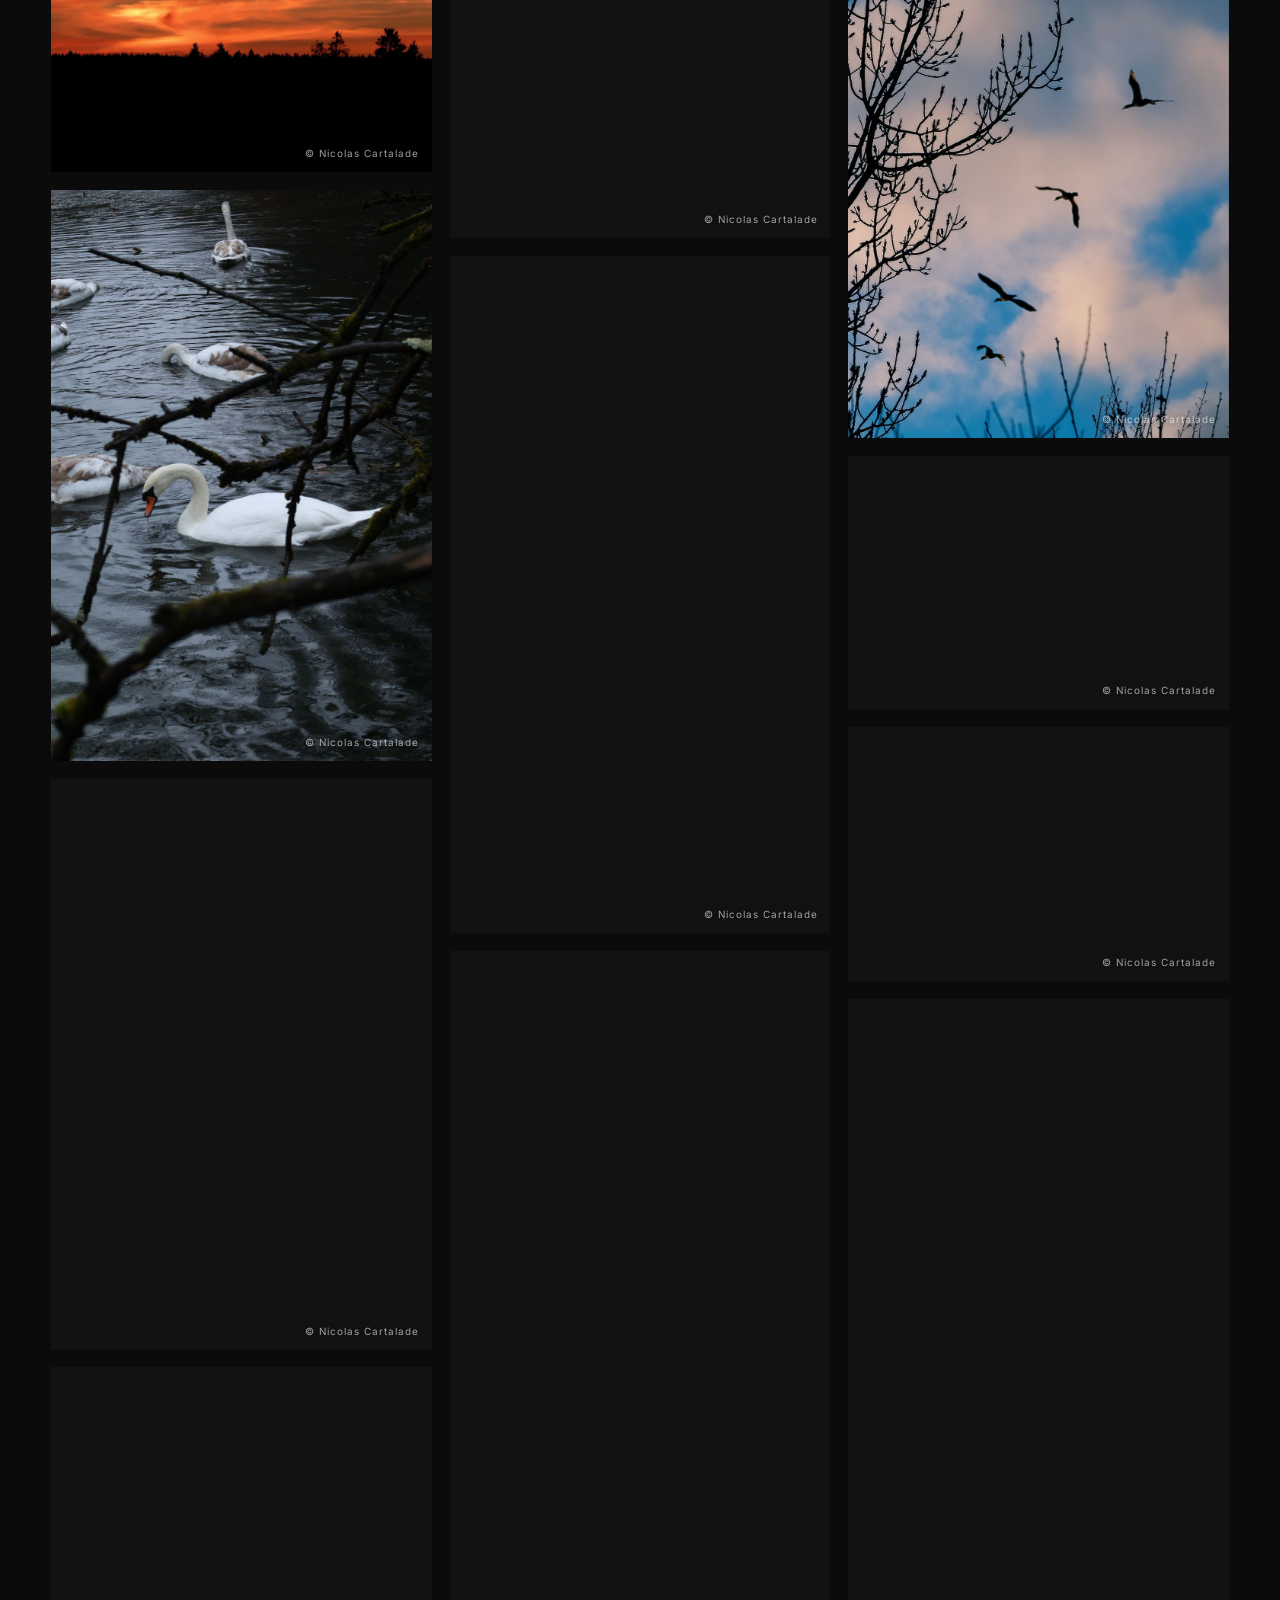
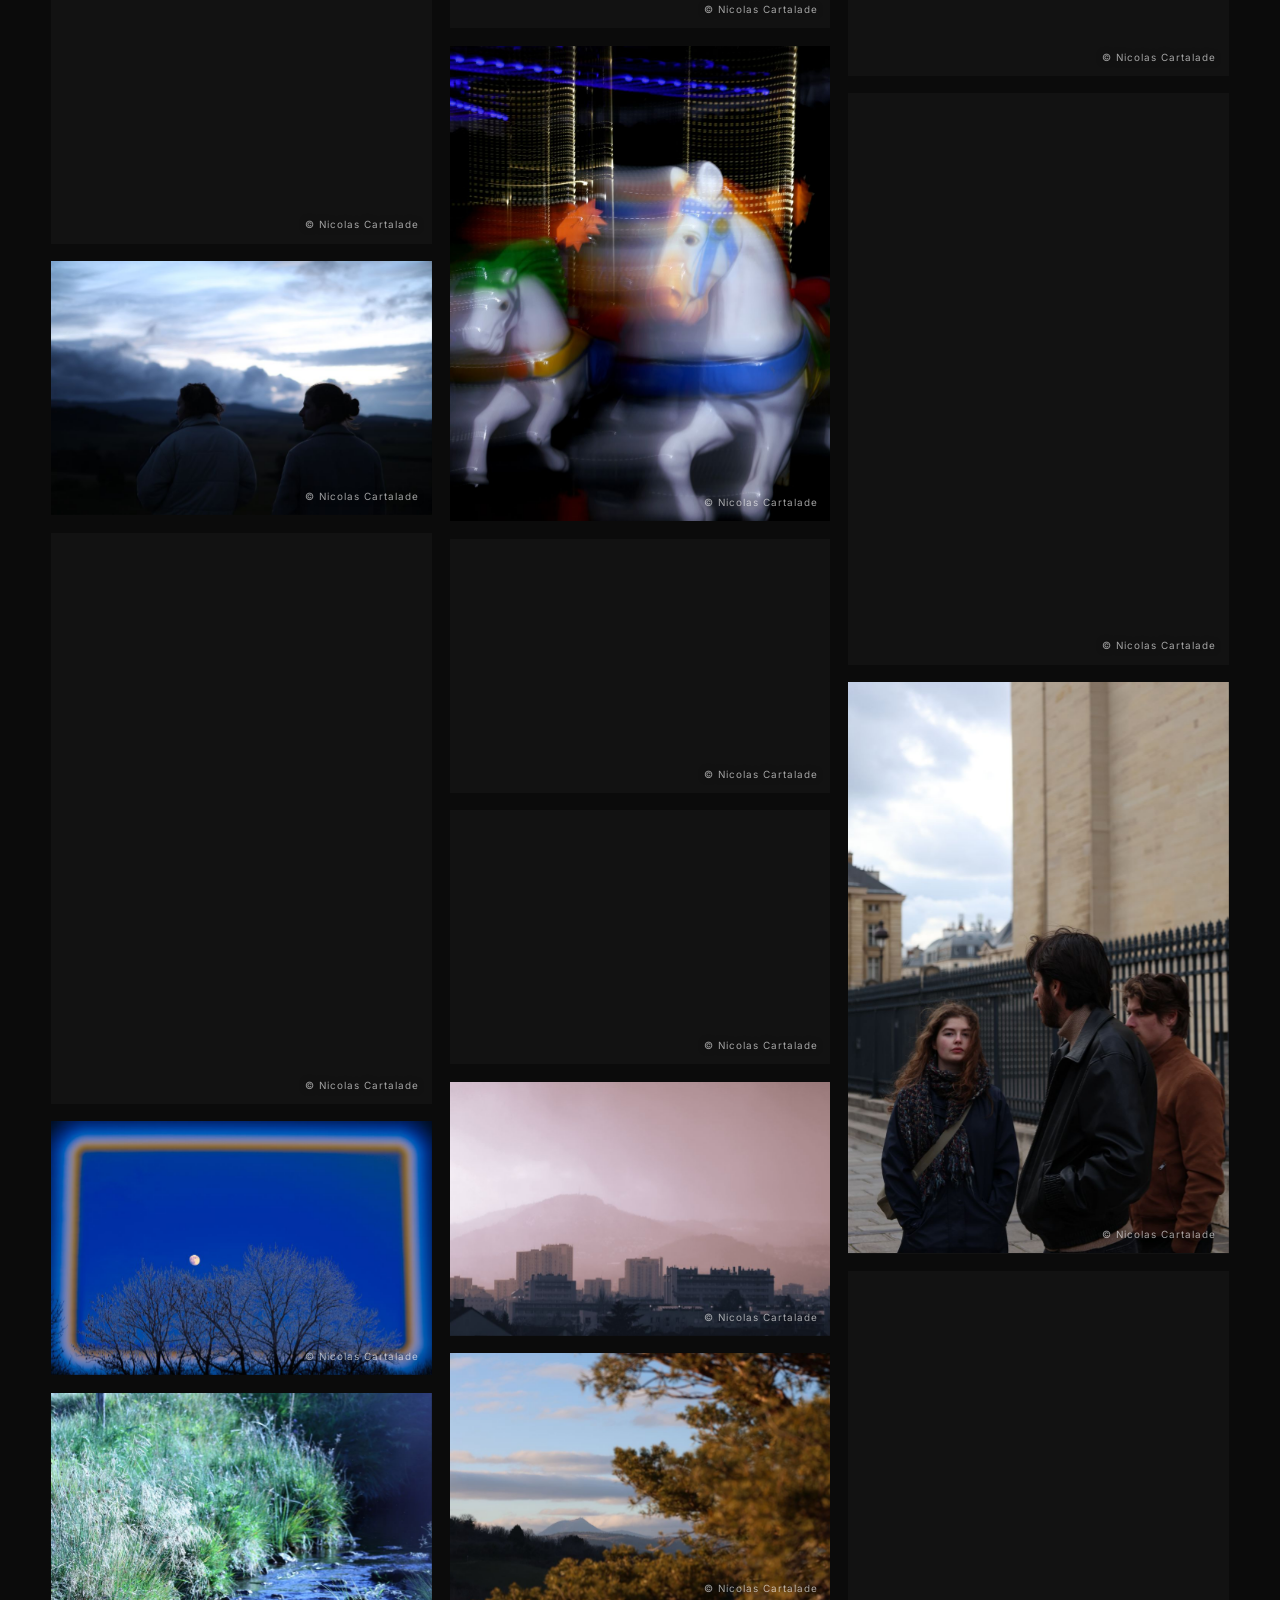
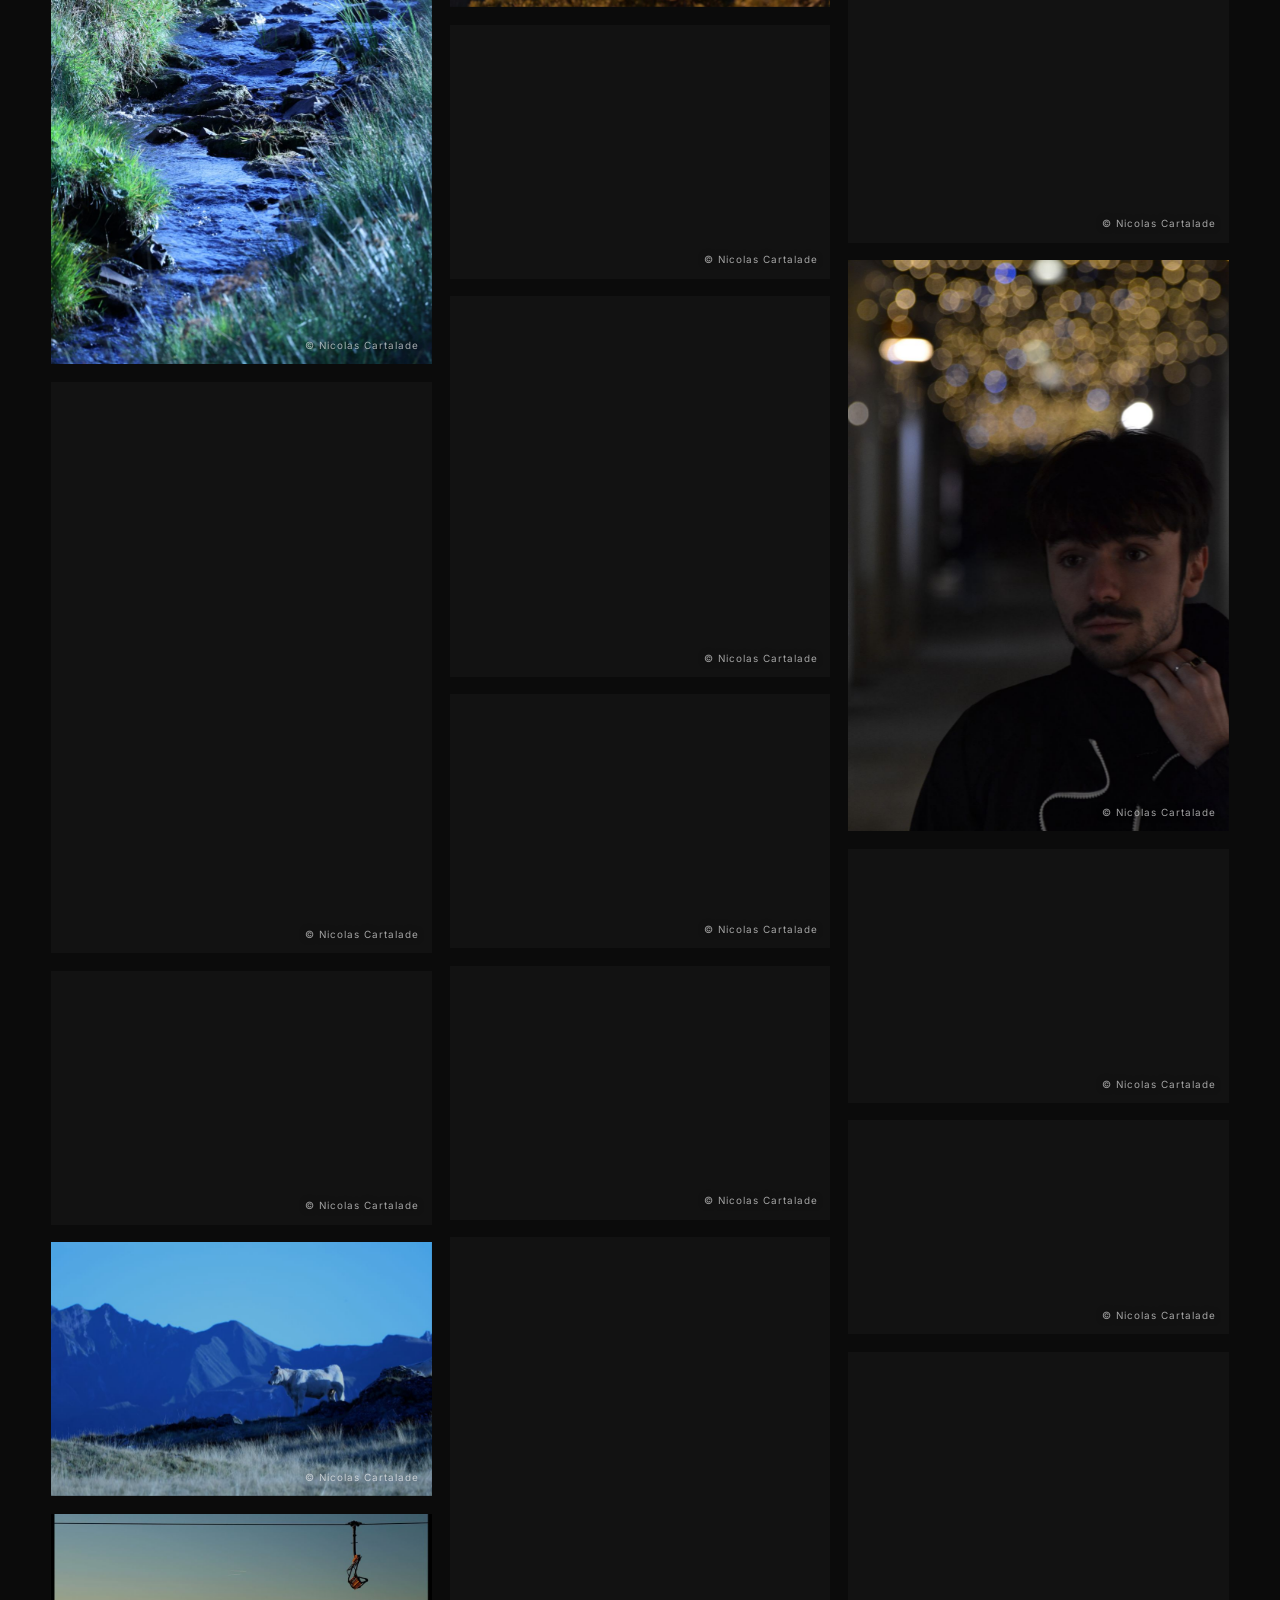
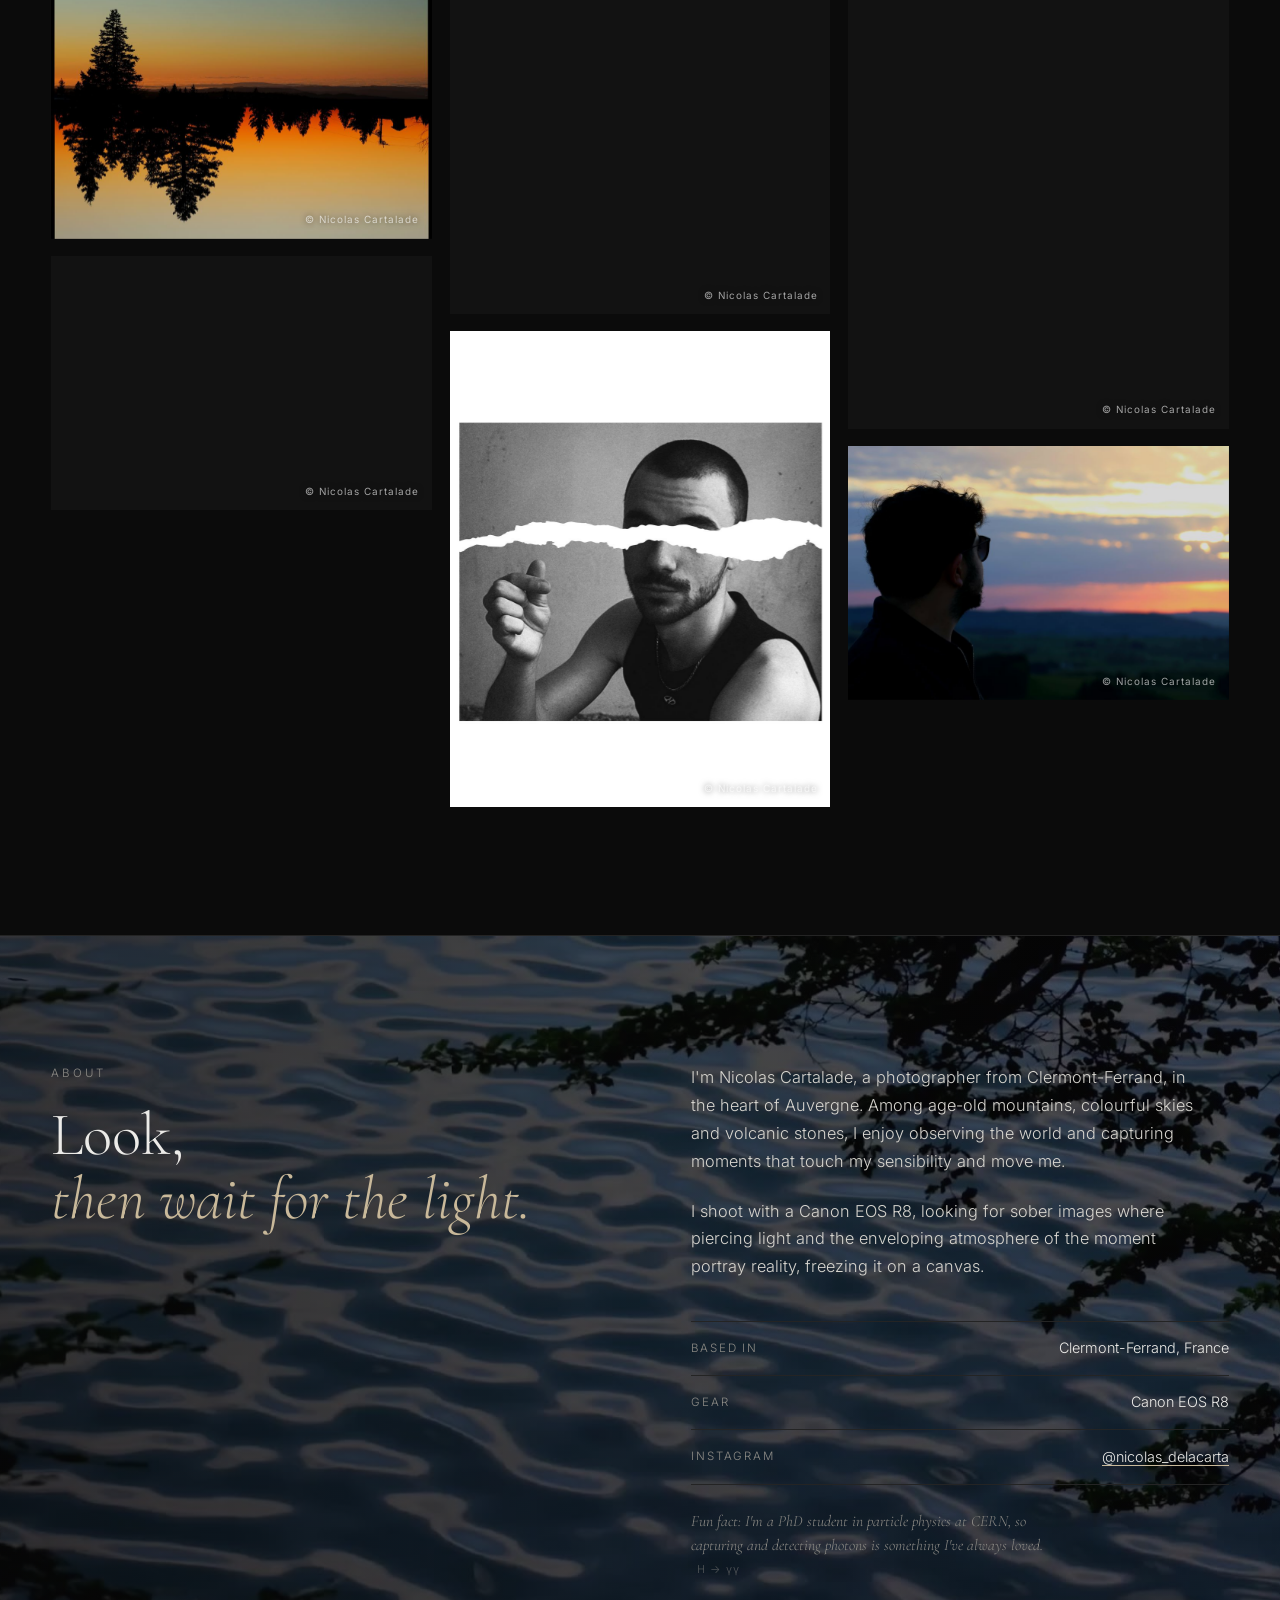
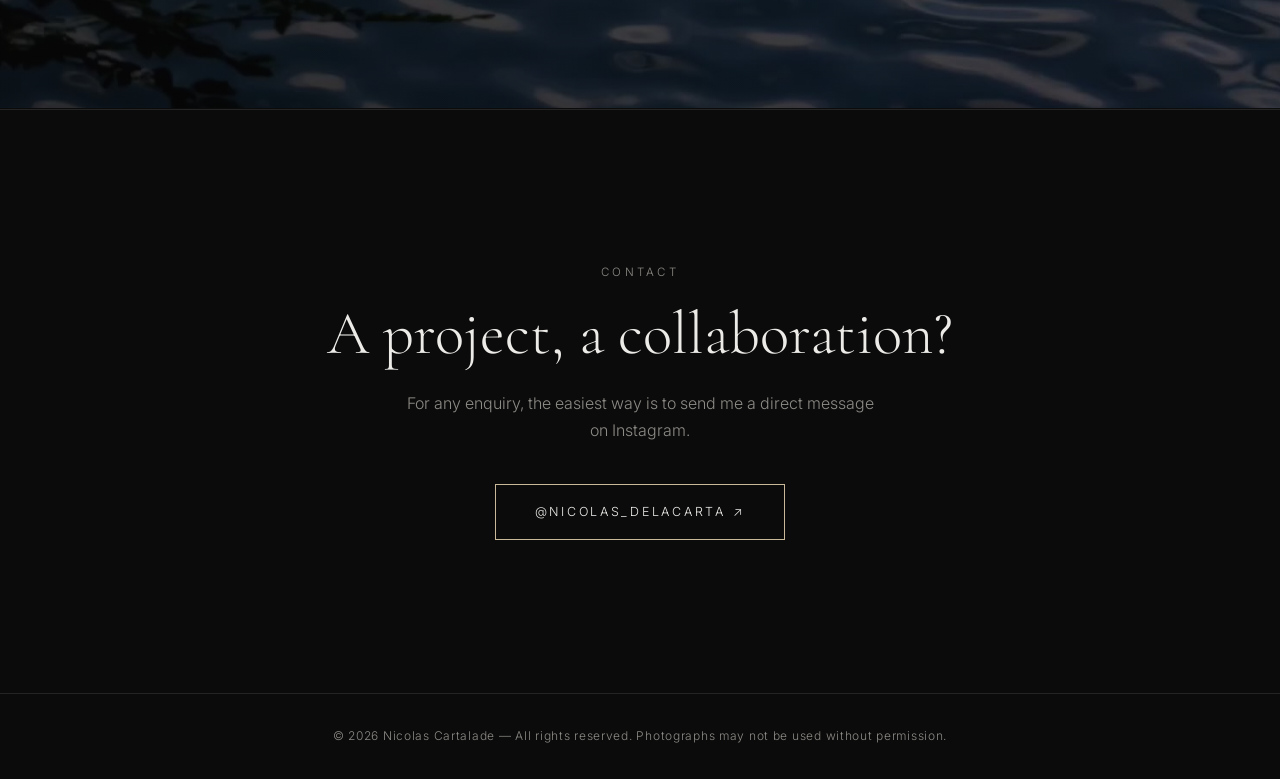
<file: en/index.html>
<!DOCTYPE html>
<html lang="en" data-base="../">
<head>
  <meta charset="utf-8">
  <meta name="viewport" content="width=device-width, initial-scale=1">
  <title>Nicolas Cartalade — Photographer · Clermont-Ferrand</title>
  <meta name="description" content="Portfolio of Nicolas Cartalade, a photographer based in Clermont-Ferrand, Auvergne, France. Photographs shot on a Canon EOS R8.">
  <meta name="author" content="Nicolas Cartalade">
  <meta name="google-site-verification" content="XUan2F2ObWwNL4P-rXEk6kCsHaj9L9NRPc9Z0YMcqzI" />
  <link rel="canonical" href="https://nicolascartalade.github.io/Le_Livre/en/">
  <link rel="alternate" hreflang="fr" href="https://nicolascartalade.github.io/Le_Livre/">
  <link rel="alternate" hreflang="en" href="https://nicolascartalade.github.io/Le_Livre/en/">
  <link rel="alternate" hreflang="x-default" href="https://nicolascartalade.github.io/Le_Livre/">
  <link rel="icon" href="../icons/favicon.ico" sizes="48x48">
  <link rel="icon" type="image/png" sizes="48x48" href="../icons/favicon-48.png">
  <link rel="icon" type="image/png" sizes="96x96" href="../icons/favicon-96.png">
  <link rel="icon" type="image/png" sizes="192x192" href="../icons/favicon-192.png">
  <link rel="apple-touch-icon" href="../icons/apple-touch-icon.png">
  <meta property="og:site_name" content="Nicolas Cartalade">
  <meta property="og:url" content="https://nicolascartalade.github.io/Le_Livre/en/">
  <meta property="og:image" content="https://nicolascartalade.github.io/Le_Livre/icons/og-image.jpg">
  <meta name="twitter:card" content="summary_large_image">
  <script type="application/ld+json">{"@context":"https://schema.org","@type":"WebSite","name":"Nicolas Cartalade","alternateName":"Nicolas Cartalade Photographe","url":"https://nicolascartalade.github.io/Le_Livre/"}</script>
  <meta property="og:title" content="Nicolas Cartalade — Photographer">
  <meta property="og:description" content="Photography portfolio · Clermont-Ferrand, Auvergne">
  <meta property="og:type" content="website">
  <meta name="theme-color" content="#0b0b0b">
  <link rel="preconnect" href="https://fonts.googleapis.com">
  <link rel="preconnect" href="https://fonts.gstatic.com" crossorigin>
  <link href="https://fonts.googleapis.com/css2?family=Cormorant+Garamond:ital,wght@0,300;0,400;0,500;1,300;1,400&family=Inter:wght@300;400;500&display=swap" rel="stylesheet">
  <link rel="stylesheet" href="../style.css?v=27">
</head>
<body>

  <header class="site-header" id="header">
    <a href="#top" class="brand">Nicolas Cartalade</a>
    <nav class="nav" aria-label="Main navigation">
      <a href="#portfolio">Portfolio</a>
      <a href="#about">About</a>
      <a href="#contact">Contact</a>
      <a href="https://www.instagram.com/nicolas_delacarta/" target="_blank" rel="noopener" class="nav-insta" aria-label="Instagram">Instagram ↗</a>
      <span class="lang" role="group" aria-label="Language"><a href="../" lang="fr" hreflang="fr" aria-label="Version française">FR</a><a href="./" lang="en" aria-current="true">EN</a></span>
    </nav>
  </header>

  <main id="top">

    <section class="hero" id="hero">
      <div class="hero-bg" id="heroBg"></div>
      <div class="hero-overlay"></div>
      <div class="hero-content">
        <h1>Nicolas<br><em>Cartalade</em></h1>
        <p class="eyebrow hero-tag">Photographer · Clermont-Ferrand, Auvergne, France</p>
        <a href="#portfolio" class="scroll-cue">Explore the portfolio <span aria-hidden="true">↓</span></a>
      </div>
    </section>

    <section class="portfolio" id="portfolio">
      <div class="section-head">
        <p class="eyebrow">Selection</p>
        <h2>Portfolio</h2>
      </div>
      <div class="filters" id="filters" aria-label="Filter by category"></div>
      <div class="gallery" id="gallery"></div>
    </section>

    <section class="about" id="about">
      <div class="about-media" aria-hidden="true">
        <video autoplay muted loop playsinline preload="metadata" poster="../video/boucle-poster.jpg">
          <source src="../video/boucle.mp4" type="video/mp4">
        </video>
      </div>
      <div class="about-shade"></div>
      <div class="about-inner">
        <div class="about-title">
          <p class="eyebrow">About</p>
          <h2>Look,<br><em>then wait for the light.</em></h2>
        </div>
        <div class="about-text">
          <p>I'm Nicolas Cartalade, a photographer from Clermont-Ferrand, in the heart of Auvergne. Among age-old mountains, colourful skies and volcanic stones, I enjoy observing the world and capturing moments that touch my sensibility and move me.</p>
          <p>I shoot with a Canon EOS R8, looking for sober images where piercing light and the enveloping atmosphere of the moment portray reality, freezing it on a canvas.</p>
          <dl class="facts">
            <div><dt>Based in</dt><dd>Clermont-Ferrand, France</dd></div>
            <div><dt>Gear</dt><dd>Canon EOS R8</dd></div>
            <div><dt>Instagram</dt><dd><a href="https://www.instagram.com/nicolas_delacarta/" target="_blank" rel="noopener">@nicolas_delacarta</a></dd></div>
          </dl>
          <p class="funfact">Fun fact: I'm a PhD student in particle physics at CERN, so capturing and detecting photons is something I've always loved. <span class="hgg" aria-hidden="true">H → γγ</span></p>
        </div>
      </div>
    </section>

    <section class="contact" id="contact">
      <p class="eyebrow">Contact</p>
      <h2>A project, a collaboration?</h2>
      <p class="contact-text">For any enquiry, the easiest way is to send me a direct message on Instagram.</p>
      <a class="btn" href="https://www.instagram.com/nicolas_delacarta/" target="_blank" rel="noopener">@nicolas_delacarta ↗</a>
    </section>

  </main>

  <footer class="site-footer">
    <p>© <span id="year"></span> Nicolas Cartalade — All rights reserved. Photographs may not be used without permission.</p>
  </footer>

  <div class="lightbox" id="lightbox" aria-hidden="true" role="dialog" aria-modal="true" aria-label="Photo viewer">
    <button class="lb-close" id="lbClose" aria-label="Close">✕</button>
    <button class="lb-nav lb-prev" id="lbPrev" aria-label="Previous photo">←</button>
    <figure class="lb-figure">
      <div class="lb-frame"><img id="lbImg" alt="" draggable="false"><span class="wm" aria-hidden="true">© Nicolas Cartalade</span></div>
      <figcaption id="lbCaption"></figcaption>
    </figure>
    <button class="lb-nav lb-next" id="lbNext" aria-label="Next photo">→</button>
  </div>

  <script src="../photos.js?v=27"></script>
  <script src="../script.js?v=27"></script>
  <script data-goatcounter="https://blueskyll.goatcounter.com/count" async src="https://gc.zgo.at/count.js"></script>
</body>
</html>
</file>
<file: style.css>
:root {
  --bg: #0b0b0b;
  --bg-soft: #121212;
  --text: #ecebe8;
  --muted: #8d8b86;
  --line: #242424;
  --accent: #c9b99a;
  --serif: "Cormorant Garamond", Georgia, serif;
  --sans: "Inter", system-ui, sans-serif;
  --pad: clamp(1.25rem, 4vw, 4rem);
}

*, *::before, *::after { box-sizing: border-box; }
html { scroll-behavior: smooth; }
body {
  margin: 0;
  background: var(--bg);
  color: var(--text);
  font-family: var(--sans);
  font-weight: 300;
  line-height: 1.7;
  -webkit-font-smoothing: antialiased;
}
img { display: block; max-width: 100%; }
a { color: inherit; text-decoration: none; }
h1, h2 { font-family: var(--serif); font-weight: 300; margin: 0; line-height: 1.05; }
h2 { font-size: clamp(2.2rem, 5vw, 3.8rem); }
em { font-style: italic; color: var(--accent); }

.eyebrow {
  font-size: .72rem;
  letter-spacing: .28em;
  text-transform: uppercase;
  color: var(--muted);
  margin: 0 0 1.2rem;
}

/* Header */
.site-header {
  position: fixed; inset: 0 0 auto 0; z-index: 50;
  display: flex; justify-content: space-between; align-items: center;
  padding: 1.4rem var(--pad);
  transition: background .4s, padding .4s, backdrop-filter .4s;
}
.site-header.scrolled {
  background: rgba(11,11,11,.82);
  backdrop-filter: blur(12px);
  padding-block: .9rem;
  border-bottom: 1px solid var(--line);
}
.brand { font-family: var(--serif); font-size: 1.35rem; letter-spacing: .04em; }
.nav { display: flex; gap: 2rem; font-size: .78rem; letter-spacing: .16em; text-transform: uppercase; }
.nav a { position: relative; opacity: .8; transition: opacity .3s; }
.nav a:hover { opacity: 1; }
.nav a::after {
  content: ""; position: absolute; left: 0; bottom: -4px; width: 0; height: 1px;
  background: var(--accent); transition: width .3s;
}
.nav a:hover::after { width: 100%; }
.lang { display: inline-flex; gap: .9rem; padding-left: 1.4rem; border-left: 1px solid var(--line); }
.lang a[aria-current="true"] { opacity: 1; color: var(--accent); pointer-events: none; }

/* Hero */
.hero {
  position: relative; min-height: 100svh;
  display: flex; align-items: flex-end;
  padding: var(--pad); overflow: hidden;
}
.hero-bg {
  position: absolute; inset: 0;
  background:
    radial-gradient(ellipse at 70% 20%, #2a2620 0%, transparent 55%),
    radial-gradient(ellipse at 20% 80%, #1a1a1a 0%, transparent 60%),
    #0e0e0e;
  background-size: cover; background-position: center;
  transform: scale(1.12);
  transform-origin: 50% 60%;
  will-change: transform;
  backface-visibility: hidden;
  opacity: 0;
}
.hero-bg.ready {
  opacity: 1;
  animation: slowzoom 14s cubic-bezier(.22,.61,.36,1) forwards;
  transition: opacity 1.2s ease;
}
@keyframes slowzoom { from { transform: scale3d(1.12,1.12,1); } to { transform: scale3d(1,1,1); } }
.hero-overlay {
  position: absolute; inset: 0;
  background: linear-gradient(to top, rgba(11,11,11,.85) 0%, rgba(11,11,11,.15) 55%, rgba(11,11,11,.35) 100%);
}
.hero-content { position: relative; max-width: 1200px; }
.hero h1 { font-size: clamp(3.5rem, 11vw, 9rem); letter-spacing: -.01em; }
.hero-tag { margin: 1.8rem 0 0; color: #e4e1da; text-shadow: 0 1px 12px rgba(0,0,0,.8); }
.scroll-cue {
  display: inline-block; margin-top: 1.2rem;
  font-size: .75rem; letter-spacing: .22em; text-transform: uppercase;
  color: var(--muted); transition: color .3s;
}
.scroll-cue:hover { color: var(--text); }

/* Portfolio */
.portfolio { padding: clamp(5rem, 10vw, 9rem) var(--pad); }
.section-head { margin-bottom: 2.5rem; }
.filters { display: flex; flex-wrap: wrap; gap: .5rem 1.6rem; margin-bottom: 2.5rem; }
.filters:empty { display: none; }
.filters button {
  background: none; border: 0; padding: .3rem 0; cursor: pointer;
  font: inherit; font-size: .75rem; letter-spacing: .2em; text-transform: uppercase;
  color: var(--muted); border-bottom: 1px solid transparent; transition: color .3s, border-color .3s;
}
.filters button:hover { color: var(--text); }
.filters button.active { color: var(--text); border-color: var(--accent); }

.gallery { display: grid; grid-template-columns: repeat(var(--cols, 3), minmax(0, 1fr)); gap: 1.1rem; align-items: start; }
.col { display: flex; flex-direction: column; gap: 1.1rem; min-width: 0; }
.item {
  position: relative; margin: 0;
  overflow: hidden; background: var(--bg-soft); cursor: zoom-in;
  opacity: 0; transform: translateY(24px);
  transition: opacity .9s ease, transform .9s ease;
}
.item.visible { opacity: 1; transform: none; }
.item img.loaded { opacity: 1; }
.item img {
  position: absolute; inset: 0; width: 100%; height: 100%; object-fit: cover;
  opacity: 0; transform: scale(1.14); will-change: transform;
  transition: transform 2.8s cubic-bezier(.16,.8,.2,1), opacity .9s ease;
}
.item.visible img.loaded { transform: scale(1); }
.item.visible:hover img.loaded { transform: scale(1.04); transition-duration: 1.4s, .9s; }
.item .cap {
  position: absolute; inset: auto 0 0 0; padding: 2.5rem 1.1rem 1rem;
  background: linear-gradient(to top, rgba(0,0,0,.65), transparent);
  font-size: .75rem; letter-spacing: .12em; text-transform: uppercase;
  opacity: 0; transition: opacity .4s;
}
.item:hover .cap { opacity: 1; }
.item.placeholder {
  cursor: default;
  display: grid; place-items: center;
  border: 1px solid var(--line);
  color: #3a3a3a; font-family: var(--serif); font-style: italic; font-size: 1.3rem;
}
.item.hidden { display: none; }

/* About */
.about { position: relative; overflow: hidden; background: var(--bg-soft); padding: clamp(5rem, 10vw, 9rem) var(--pad); border-block: 1px solid var(--line); }
.about-inner { position: relative; z-index: 2; max-width: 1200px; margin: 0 auto; display: grid; grid-template-columns: 1fr 1fr; gap: clamp(2rem, 8vw, 7rem); align-items: start; }
.about-text p { font-size: 1.02rem; margin: 0 0 1.4rem; max-width: 52ch; }
.facts { margin: 2.5rem 0 0; border-top: 1px solid var(--line); }
.facts div { display: flex; justify-content: space-between; gap: 1rem; padding: .9rem 0; border-bottom: 1px solid var(--line); font-size: .9rem; }
.facts dt { color: var(--muted); text-transform: uppercase; letter-spacing: .16em; font-size: .72rem; align-self: center; }
.facts dd { margin: 0; }
.about-text p.funfact { margin: 1.6rem 0 0; font-family: var(--serif); font-style: italic; font-size: .98rem; line-height: 1.5; color: var(--muted); max-width: 52ch; }
.hgg { margin-left: .5em; font-family: var(--sans); font-style: normal; font-size: .68rem; letter-spacing: .12em; opacity: .55; white-space: nowrap; }
.facts a { border-bottom: 1px solid var(--accent); }

.about-media { position: absolute; inset: 0; z-index: 0; background: #000; }
.about-media video { display: block; width: 100%; height: 100%; object-fit: cover; }
.about-shade { position: absolute; inset: 0; z-index: 1; background: linear-gradient(90deg, rgba(8,8,8,.72), rgba(8,8,8,.55)); }
.about-text p { color: #d6d4ce; }

/* Écrans tactiles (pas de survol) : les titres des photos restent visibles */
@media (hover: none) { .item .cap { opacity: 1; } }

/* Contact */
.contact { text-align: center; padding: clamp(6rem, 12vw, 11rem) var(--pad); }
.contact-text { color: var(--muted); max-width: 48ch; margin: 1.5rem auto 2.5rem; }
.btn {
  display: inline-block; padding: 1rem 2.4rem;
  border: 1px solid var(--accent); color: var(--text);
  font-size: .78rem; letter-spacing: .22em; text-transform: uppercase;
  transition: background .35s, color .35s;
}
.btn:hover { background: var(--accent); color: #0b0b0b; }

.site-footer { padding: 2rem var(--pad); border-top: 1px solid var(--line); color: var(--muted); font-size: .75rem; letter-spacing: .06em; text-align: center; }
.site-footer p { margin: 0; }

/* Lightbox */
.lightbox {
  position: fixed; inset: 0; z-index: 100;
  background: rgba(6,6,6,.96);
  display: flex; align-items: center; justify-content: center;
  opacity: 0; visibility: hidden; transition: opacity .35s, visibility .35s;
}
.lightbox.open { opacity: 1; visibility: visible; }
.lb-figure { margin: 0; max-width: 92vw; text-align: center; }
.lb-figure img { max-height: 84vh; max-width: 92vw; width: auto; margin: 0 auto; }
.lb-figure figcaption { margin-top: 1rem; font-size: .75rem; letter-spacing: .2em; text-transform: uppercase; color: var(--muted); min-height: 1.2em; }
.lb-close, .lb-nav {
  position: absolute; background: none; border: 0; color: var(--text);
  cursor: pointer; font-size: 1.6rem; padding: 1rem; opacity: .7; transition: opacity .3s;
}
.lb-close:hover, .lb-nav:hover { opacity: 1; }
.lb-close { top: .8rem; right: 1rem; font-size: 1.3rem; }
.lb-prev { left: .6rem; }
.lb-next { right: .6rem; }

@media (max-width: 900px) {
  .about-inner { grid-template-columns: 1fr; }
}
@media (max-width: 560px) {
  .site-header { padding: 1rem var(--pad); gap: .6rem; }
  .site-header.scrolled { padding-block: .7rem; }
  .brand { font-size: clamp(.9rem, 4.4vw, 1.1rem); white-space: nowrap; letter-spacing: .02em; }
  .nav { gap: clamp(.6rem, 3vw, 1rem); font-size: clamp(.5rem, 2.5vw, .62rem); letter-spacing: .1em; white-space: nowrap; align-items: center; }
  .nav > a:nth-child(3), .nav .nav-insta { display: none; }
  .lang { padding-left: clamp(.6rem, 3vw, 1rem); gap: .6rem; }
  .hero-tag { letter-spacing: .18em; font-size: .66rem; line-height: 1.9; }
  .scroll-cue { letter-spacing: .18em; font-size: .68rem; }
}
@media (prefers-reduced-motion: reduce) {
  html { scroll-behavior: auto; }
  .hero-bg, .hero-bg.ready { animation: none; transform: none; }
  .item img, .item.visible img.loaded { transform: none; transition: opacity .3s; }
  .item { transition: none; opacity: 1; transform: none; }
}

/* Dissuade l'enregistrement des photos (clic droit, glisser-déposer, appui long) */
.item img, .lb-figure img, .about-media video {
  -webkit-user-drag: none; user-select: none; -webkit-user-select: none;
  -webkit-touch-callout: none; pointer-events: none;
}
.hero, .gallery, .lightbox, .about-media { -webkit-touch-callout: none; user-select: none; -webkit-user-select: none; }

/* Signature discrète en bas à droite des photos */
.wm, .item::after, .hero::after {
  font-family: var(--sans); font-size: .62rem; font-weight: 400; letter-spacing: .1em;
  color: rgba(255,255,255,.62); text-shadow: 0 0 6px rgba(0,0,0,.55);
  pointer-events: none; user-select: none; white-space: nowrap;
}
.item::after { content: "© Nicolas Cartalade"; position: absolute; right: .8rem; bottom: .65rem; z-index: 2; }
.hero::after { content: "© Nicolas Cartalade"; position: absolute; right: var(--pad); bottom: 1.1rem; z-index: 2; }
.lb-frame { position: relative; display: inline-block; line-height: 0; }
.lb-frame .wm { position: absolute; right: .9rem; bottom: .75rem; font-size: .68rem; line-height: 1; }
.lb-figure img { display: block; }
.item.placeholder::after { content: none; }
@media (max-width: 560px) { .item::after { font-size: .56rem; right: .6rem; bottom: .5rem; } }
</file>
